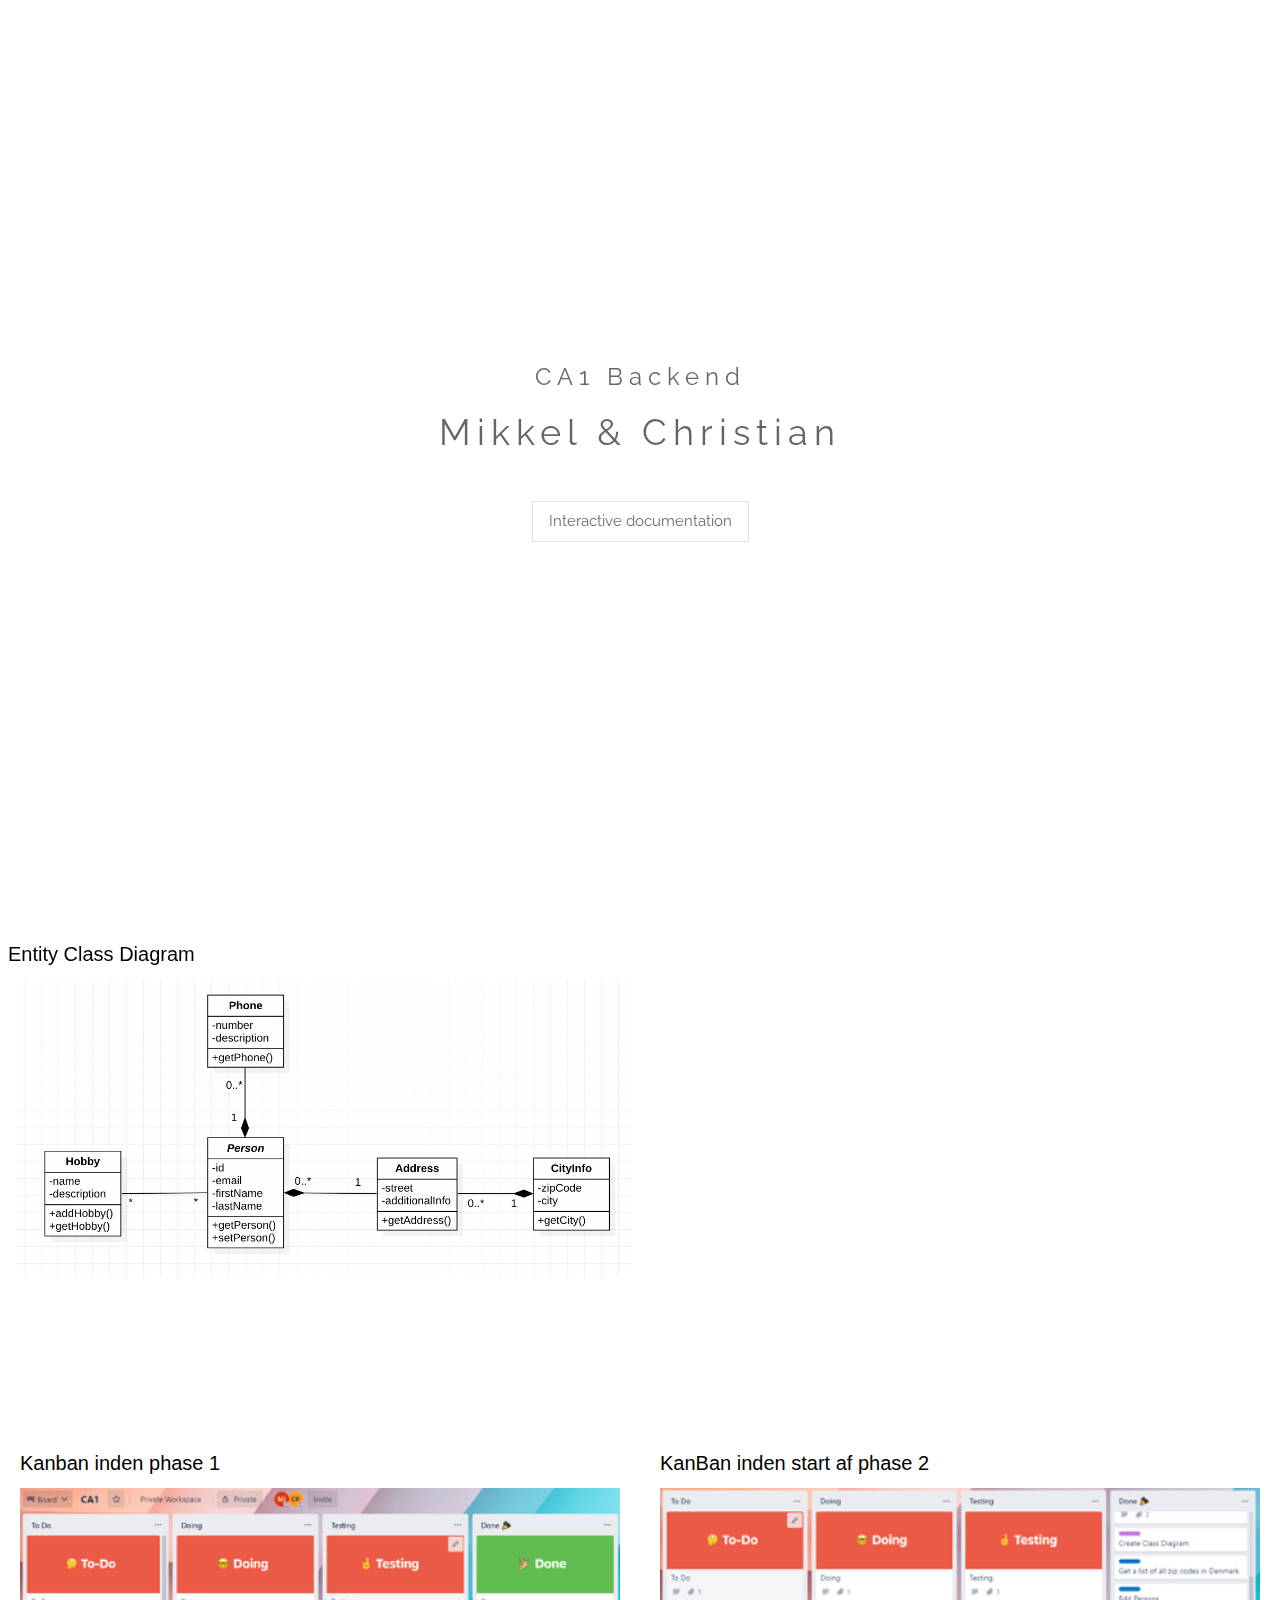
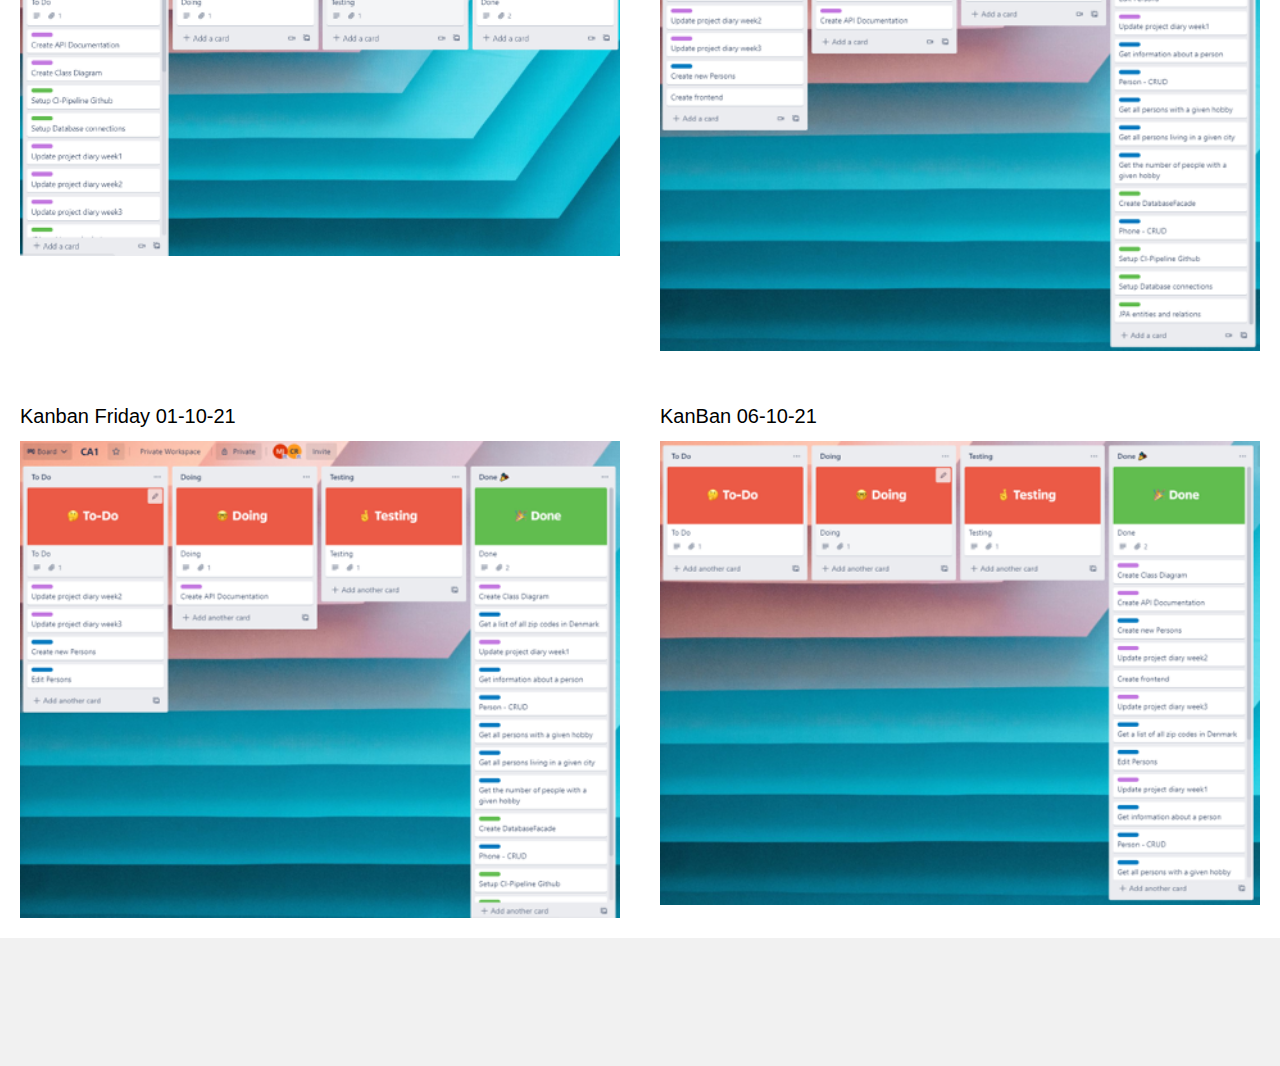
<file: src/main/webapp/index.html>
<!DOCTYPE html>
<html>
    <title>CA1 Backend</title>
    <meta charset="UTF-8">
    <meta name="viewport" content="width=device-width, initial-scale=1">
    <link rel="stylesheet" href="https://www.w3schools.com/w3css/4/w3.css">
    <link rel="stylesheet" href="https://fonts.googleapis.com/css?family=Raleway">
    <link rel="stylesheet" href="https://cdnjs.cloudflare.com/ajax/libs/font-awesome/4.7.0/css/font-awesome.min.css">
    <style>
    body,h1 {font-family: "Raleway", Arial, sans-serif}
    h1 {letter-spacing: 6px}
    .w3-row-padding img {margin-bottom: 12px}
    </style>
    <body>

        <!-- !PAGE CONTENT! -->
        <div class="w3-content" style="max-width:1500px">

            <!-- Header -->
            <header class="w3-panel w3-center w3-opacity" style="padding:37vh 16px">
                <h1 class="w3-xlarge">CA1 Backend</h1>
                <h1>Mikkel & Christian</h1>

                <div class="w3-padding-32">
                    <div class="w3-bar w3-border">
                        <a href="openapi" class="w3-bar-item w3-button">Interactive documentation</a>
                    </div>
                </div>
            </header>

       
            <div class="w3-row-padding w3-grayscale" style="margin-bottom:128px">
                <h4>Entity Class Diagram</h4>
                <div class="w3-half">

                    <img src="images/entity_class_diagram.png" style="width:100%"/>

                </div>

            </div>
           
            
                
            <div class="w3-column-padding" style="flex-direction:row; display: flex" >
                <div style="width: 50%; padding: 20px;">
                         <h4>Kanban inden phase 1</h4>
                        <img src="images/kanban1.png" style="width:100%"/>
                    </div>
                    <div style="width: 50%; padding: 20px;">
                        <h4>KanBan inden start af phase 2</h4>
                        <img src="images/kanban3.png" style="width:100%"/>
                    </div>
                    
            </div>
                
            <div class="w3-column-padding" style="flex-direction:row; display: flex">
                    <div style="width: 50%; padding: 20px;">
                        <h4>Kanban Friday 01-10-21</h4>       
                        <img src="images/kanban2.png" style="width:100%"/>
                    </div>
                    <div style="width: 50%; padding: 20px;">
                        <h4>KanBan 06-10-21</h4>
                        <img src="images/kanban4.png" style="width:100%"/>
                    </div>
                    
            </div>
           

            <!-- End Page Content -->
        </div>

        <!-- Footer -->
        <footer class="w3-container w3-padding-64 w3-light-grey w3-center w3-large"> 
  
        </footer>

    </body>
</html>
</file>
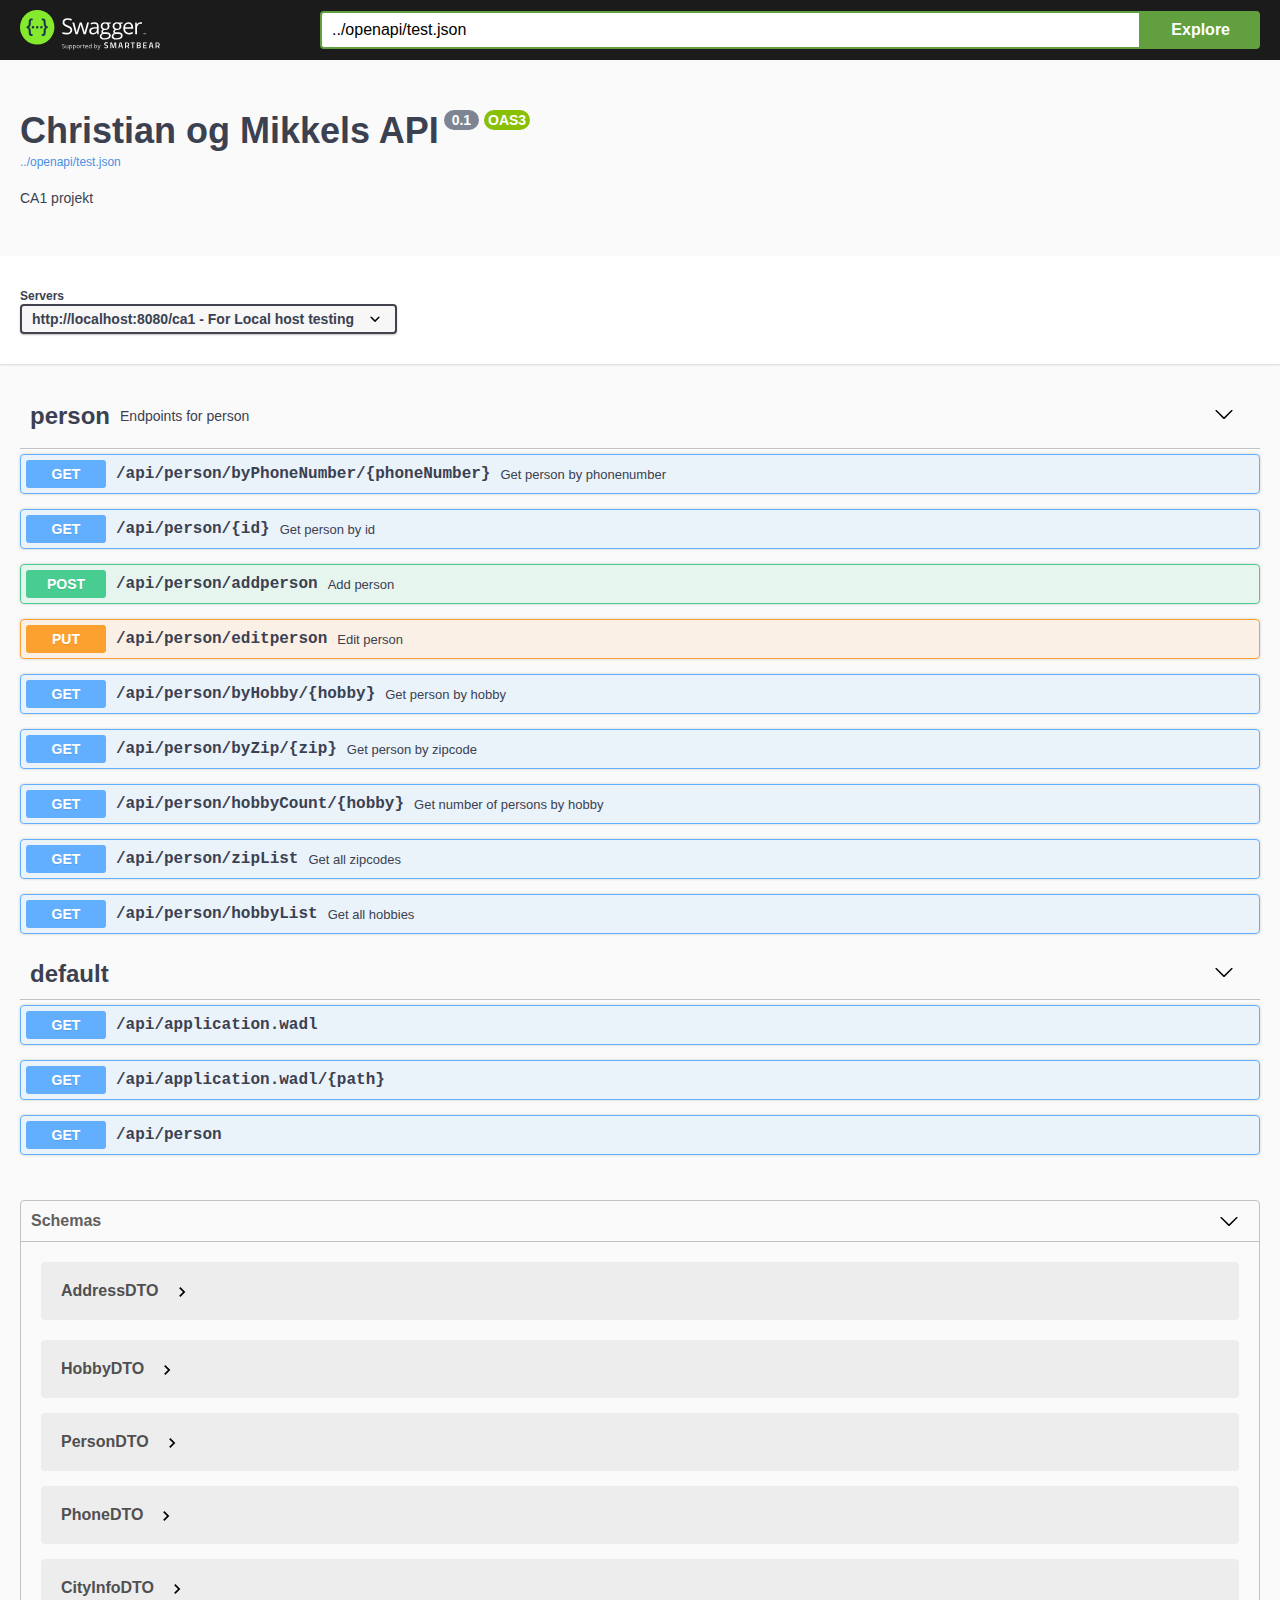
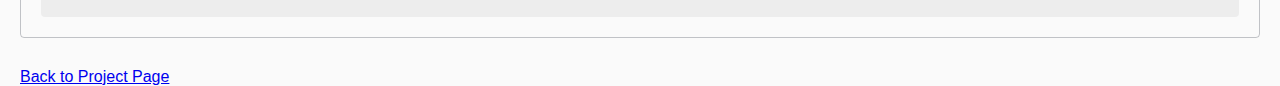
<file: src/main/webapp/openapi/index.html>
<!-- HTML for static distribution bundle build -->
<!DOCTYPE html>
<html lang="en">
  <head>
    <meta charset="UTF-8">
    <title>Swagger UI</title>
    <link rel="stylesheet" type="text/css" href="./swagger-ui.css" >
    <link rel="icon" type="image/png" href="./favicon-32x32.png" sizes="32x32" />
    <link rel="icon" type="image/png" href="./favicon-16x16.png" sizes="16x16" />
    <style>
      html
      {
        box-sizing: border-box;
        overflow: -moz-scrollbars-vertical;
        overflow-y: scroll;
      }

      *,
      *:before,
      *:after
      {
        box-sizing: inherit;
      }

      body
      {
        margin:0;
        background: #fafafa;
      }
    </style>
  </head>

  <body>
    <div id="swagger-ui"></div>
    <div class="swagger-ui" style="margin-left: 20px;" >
        <a href="../">Back to Project Page</a>
    </div>
    <script src="./swagger-ui-bundle.js"> </script>
    <script src="./swagger-ui-standalone-preset.js"> </script>
    <script>
    window.onload = function() {
      // Begin Swagger UI call region
      const ui = SwaggerUIBundle({
        url: "../openapi/test.json",
        dom_id: '#swagger-ui',
        deepLinking: true,
        presets: [
          SwaggerUIBundle.presets.apis,
          SwaggerUIStandalonePreset
        ],
        plugins: [
          SwaggerUIBundle.plugins.DownloadUrl
        ],
        layout: "StandaloneLayout"
      })
      // End Swagger UI call region

      window.ui = ui
    }
  </script>
  </body>
</html>
</file>
<file: src/main/webapp/openapi/swagger-ui.css>
.swagger-ui{
  /*! normalize.css v7.0.0 | MIT License | github.com/necolas/normalize.css */font-family:sans-serif;color:#3b4151}.swagger-ui html{line-height:1.15;-ms-text-size-adjust:100%;-webkit-text-size-adjust:100%}.swagger-ui body{margin:0}.swagger-ui article,.swagger-ui aside,.swagger-ui footer,.swagger-ui header,.swagger-ui nav,.swagger-ui section{display:block}.swagger-ui h1{font-size:2em;margin:.67em 0}.swagger-ui figcaption,.swagger-ui figure,.swagger-ui main{display:block}.swagger-ui figure{margin:1em 40px}.swagger-ui hr{box-sizing:content-box;height:0;overflow:visible}.swagger-ui pre{font-family:monospace,monospace;font-size:1em}.swagger-ui a{background-color:transparent;-webkit-text-decoration-skip:objects}.swagger-ui abbr[title]{border-bottom:none;text-decoration:underline;-webkit-text-decoration:underline dotted;text-decoration:underline dotted}.swagger-ui b,.swagger-ui strong{font-weight:inherit;font-weight:bolder}.swagger-ui code,.swagger-ui kbd,.swagger-ui samp{font-family:monospace,monospace;font-size:1em}.swagger-ui dfn{font-style:italic}.swagger-ui mark{background-color:#ff0;color:#000}.swagger-ui small{font-size:80%}.swagger-ui sub,.swagger-ui sup{font-size:75%;line-height:0;position:relative;vertical-align:baseline}.swagger-ui sub{bottom:-.25em}.swagger-ui sup{top:-.5em}.swagger-ui audio,.swagger-ui video{display:inline-block}.swagger-ui audio:not([controls]){display:none;height:0}.swagger-ui img{border-style:none}.swagger-ui svg:not(:root){overflow:hidden}.swagger-ui button,.swagger-ui input,.swagger-ui optgroup,.swagger-ui select,.swagger-ui textarea{font-family:sans-serif;font-size:100%;line-height:1.15;margin:0}.swagger-ui button,.swagger-ui input{overflow:visible}.swagger-ui button,.swagger-ui select{text-transform:none}.swagger-ui [type=reset],.swagger-ui [type=submit],.swagger-ui button,.swagger-ui html [type=button]{-webkit-appearance:button}.swagger-ui [type=button]::-moz-focus-inner,.swagger-ui [type=reset]::-moz-focus-inner,.swagger-ui [type=submit]::-moz-focus-inner,.swagger-ui button::-moz-focus-inner{border-style:none;padding:0}.swagger-ui [type=button]:-moz-focusring,.swagger-ui [type=reset]:-moz-focusring,.swagger-ui [type=submit]:-moz-focusring,.swagger-ui button:-moz-focusring{outline:1px dotted ButtonText}.swagger-ui fieldset{padding:.35em .75em .625em}.swagger-ui legend{box-sizing:border-box;color:inherit;display:table;max-width:100%;padding:0;white-space:normal}.swagger-ui progress{display:inline-block;vertical-align:baseline}.swagger-ui textarea{overflow:auto}.swagger-ui [type=checkbox],.swagger-ui [type=radio]{box-sizing:border-box;padding:0}.swagger-ui [type=number]::-webkit-inner-spin-button,.swagger-ui [type=number]::-webkit-outer-spin-button{height:auto}.swagger-ui [type=search]{-webkit-appearance:textfield;outline-offset:-2px}.swagger-ui [type=search]::-webkit-search-cancel-button,.swagger-ui [type=search]::-webkit-search-decoration{-webkit-appearance:none}.swagger-ui ::-webkit-file-upload-button{-webkit-appearance:button;font:inherit}.swagger-ui details,.swagger-ui menu{display:block}.swagger-ui summary{display:list-item}.swagger-ui canvas{display:inline-block}.swagger-ui template{display:none}.swagger-ui [hidden]{display:none}.swagger-ui .debug *{outline:1px solid gold}.swagger-ui .debug-white *{outline:1px solid #fff}.swagger-ui .debug-black *{outline:1px solid #000}.swagger-ui .debug-grid{background:transparent url([data-uri]) repeat 0 0}.swagger-ui .debug-grid-16{background:transparent url([data-uri]) repeat 0 0}.swagger-ui .debug-grid-8-solid{background:#fff url([data-uri]) repeat 0 0}.swagger-ui .debug-grid-16-solid{background:#fff url([data-uri]) repeat 0 0}.swagger-ui .border-box,.swagger-ui a,.swagger-ui article,.swagger-ui body,.swagger-ui code,.swagger-ui dd,.swagger-ui div,.swagger-ui dl,.swagger-ui dt,.swagger-ui fieldset,.swagger-ui footer,.swagger-ui form,.swagger-ui h1,.swagger-ui h2,.swagger-ui h3,.swagger-ui h4,.swagger-ui h5,.swagger-ui h6,.swagger-ui header,.swagger-ui html,.swagger-ui input[type=email],.swagger-ui input[type=number],.swagger-ui input[type=password],.swagger-ui input[type=tel],.swagger-ui input[type=text],.swagger-ui input[type=url],.swagger-ui legend,.swagger-ui li,.swagger-ui main,.swagger-ui ol,.swagger-ui p,.swagger-ui pre,.swagger-ui section,.swagger-ui table,.swagger-ui td,.swagger-ui textarea,.swagger-ui th,.swagger-ui tr,.swagger-ui ul{box-sizing:border-box}.swagger-ui .aspect-ratio{height:0;position:relative}.swagger-ui .aspect-ratio--16x9{padding-bottom:56.25%}.swagger-ui .aspect-ratio--9x16{padding-bottom:177.77%}.swagger-ui .aspect-ratio--4x3{padding-bottom:75%}.swagger-ui .aspect-ratio--3x4{padding-bottom:133.33%}.swagger-ui .aspect-ratio--6x4{padding-bottom:66.6%}.swagger-ui .aspect-ratio--4x6{padding-bottom:150%}.swagger-ui .aspect-ratio--8x5{padding-bottom:62.5%}.swagger-ui .aspect-ratio--5x8{padding-bottom:160%}.swagger-ui .aspect-ratio--7x5{padding-bottom:71.42%}.swagger-ui .aspect-ratio--5x7{padding-bottom:140%}.swagger-ui .aspect-ratio--1x1{padding-bottom:100%}.swagger-ui .aspect-ratio--object{position:absolute;top:0;right:0;bottom:0;left:0;width:100%;height:100%;z-index:100}@media screen and (min-width:30em){.swagger-ui .aspect-ratio-ns{height:0;position:relative}.swagger-ui .aspect-ratio--16x9-ns{padding-bottom:56.25%}.swagger-ui .aspect-ratio--9x16-ns{padding-bottom:177.77%}.swagger-ui .aspect-ratio--4x3-ns{padding-bottom:75%}.swagger-ui .aspect-ratio--3x4-ns{padding-bottom:133.33%}.swagger-ui .aspect-ratio--6x4-ns{padding-bottom:66.6%}.swagger-ui .aspect-ratio--4x6-ns{padding-bottom:150%}.swagger-ui .aspect-ratio--8x5-ns{padding-bottom:62.5%}.swagger-ui .aspect-ratio--5x8-ns{padding-bottom:160%}.swagger-ui .aspect-ratio--7x5-ns{padding-bottom:71.42%}.swagger-ui .aspect-ratio--5x7-ns{padding-bottom:140%}.swagger-ui .aspect-ratio--1x1-ns{padding-bottom:100%}.swagger-ui .aspect-ratio--object-ns{position:absolute;top:0;right:0;bottom:0;left:0;width:100%;height:100%;z-index:100}}@media screen and (min-width:30em) and (max-width:60em){.swagger-ui .aspect-ratio-m{height:0;position:relative}.swagger-ui .aspect-ratio--16x9-m{padding-bottom:56.25%}.swagger-ui .aspect-ratio--9x16-m{padding-bottom:177.77%}.swagger-ui .aspect-ratio--4x3-m{padding-bottom:75%}.swagger-ui .aspect-ratio--3x4-m{padding-bottom:133.33%}.swagger-ui .aspect-ratio--6x4-m{padding-bottom:66.6%}.swagger-ui .aspect-ratio--4x6-m{padding-bottom:150%}.swagger-ui .aspect-ratio--8x5-m{padding-bottom:62.5%}.swagger-ui .aspect-ratio--5x8-m{padding-bottom:160%}.swagger-ui .aspect-ratio--7x5-m{padding-bottom:71.42%}.swagger-ui .aspect-ratio--5x7-m{padding-bottom:140%}.swagger-ui .aspect-ratio--1x1-m{padding-bottom:100%}.swagger-ui .aspect-ratio--object-m{position:absolute;top:0;right:0;bottom:0;left:0;width:100%;height:100%;z-index:100}}@media screen and (min-width:60em){.swagger-ui .aspect-ratio-l{height:0;position:relative}.swagger-ui .aspect-ratio--16x9-l{padding-bottom:56.25%}.swagger-ui .aspect-ratio--9x16-l{padding-bottom:177.77%}.swagger-ui .aspect-ratio--4x3-l{padding-bottom:75%}.swagger-ui .aspect-ratio--3x4-l{padding-bottom:133.33%}.swagger-ui .aspect-ratio--6x4-l{padding-bottom:66.6%}.swagger-ui .aspect-ratio--4x6-l{padding-bottom:150%}.swagger-ui .aspect-ratio--8x5-l{padding-bottom:62.5%}.swagger-ui .aspect-ratio--5x8-l{padding-bottom:160%}.swagger-ui .aspect-ratio--7x5-l{padding-bottom:71.42%}.swagger-ui .aspect-ratio--5x7-l{padding-bottom:140%}.swagger-ui .aspect-ratio--1x1-l{padding-bottom:100%}.swagger-ui .aspect-ratio--object-l{position:absolute;top:0;right:0;bottom:0;left:0;width:100%;height:100%;z-index:100}}.swagger-ui img{max-width:100%}.swagger-ui .cover{background-size:cover!important}.swagger-ui .contain{background-size:contain!important}@media screen and (min-width:30em){.swagger-ui .cover-ns{background-size:cover!important}.swagger-ui .contain-ns{background-size:contain!important}}@media screen and (min-width:30em) and (max-width:60em){.swagger-ui .cover-m{background-size:cover!important}.swagger-ui .contain-m{background-size:contain!important}}@media screen and (min-width:60em){.swagger-ui .cover-l{background-size:cover!important}.swagger-ui .contain-l{background-size:contain!important}}.swagger-ui .bg-center{background-repeat:no-repeat;background-position:50%}.swagger-ui .bg-top{background-repeat:no-repeat;background-position:top}.swagger-ui .bg-right{background-repeat:no-repeat;background-position:100%}.swagger-ui .bg-bottom{background-repeat:no-repeat;background-position:bottom}.swagger-ui .bg-left{background-repeat:no-repeat;background-position:0}@media screen and (min-width:30em){.swagger-ui .bg-center-ns{background-repeat:no-repeat;background-position:50%}.swagger-ui .bg-top-ns{background-repeat:no-repeat;background-position:top}.swagger-ui .bg-right-ns{background-repeat:no-repeat;background-position:100%}.swagger-ui .bg-bottom-ns{background-repeat:no-repeat;background-position:bottom}.swagger-ui .bg-left-ns{background-repeat:no-repeat;background-position:0}}@media screen and (min-width:30em) and (max-width:60em){.swagger-ui .bg-center-m{background-repeat:no-repeat;background-position:50%}.swagger-ui .bg-top-m{background-repeat:no-repeat;background-position:top}.swagger-ui .bg-right-m{background-repeat:no-repeat;background-position:100%}.swagger-ui .bg-bottom-m{background-repeat:no-repeat;background-position:bottom}.swagger-ui .bg-left-m{background-repeat:no-repeat;background-position:0}}@media screen and (min-width:60em){.swagger-ui .bg-center-l{background-repeat:no-repeat;background-position:50%}.swagger-ui .bg-top-l{background-repeat:no-repeat;background-position:top}.swagger-ui .bg-right-l{background-repeat:no-repeat;background-position:100%}.swagger-ui .bg-bottom-l{background-repeat:no-repeat;background-position:bottom}.swagger-ui .bg-left-l{background-repeat:no-repeat;background-position:0}}.swagger-ui .outline{outline:1px solid}.swagger-ui .outline-transparent{outline:1px solid transparent}.swagger-ui .outline-0{outline:0}@media screen and (min-width:30em){.swagger-ui .outline-ns{outline:1px solid}.swagger-ui .outline-transparent-ns{outline:1px solid transparent}.swagger-ui .outline-0-ns{outline:0}}@media screen and (min-width:30em) and (max-width:60em){.swagger-ui .outline-m{outline:1px solid}.swagger-ui .outline-transparent-m{outline:1px solid transparent}.swagger-ui .outline-0-m{outline:0}}@media screen and (min-width:60em){.swagger-ui .outline-l{outline:1px solid}.swagger-ui .outline-transparent-l{outline:1px solid transparent}.swagger-ui .outline-0-l{outline:0}}.swagger-ui .ba{border-style:solid;border-width:1px}.swagger-ui .bt{border-top-style:solid;border-top-width:1px}.swagger-ui .br{border-right-style:solid;border-right-width:1px}.swagger-ui .bb{border-bottom-style:solid;border-bottom-width:1px}.swagger-ui .bl{border-left-style:solid;border-left-width:1px}.swagger-ui .bn{border-style:none;border-width:0}@media screen and (min-width:30em){.swagger-ui .ba-ns{border-style:solid;border-width:1px}.swagger-ui .bt-ns{border-top-style:solid;border-top-width:1px}.swagger-ui .br-ns{border-right-style:solid;border-right-width:1px}.swagger-ui .bb-ns{border-bottom-style:solid;border-bottom-width:1px}.swagger-ui .bl-ns{border-left-style:solid;border-left-width:1px}.swagger-ui .bn-ns{border-style:none;border-width:0}}@media screen and (min-width:30em) and (max-width:60em){.swagger-ui .ba-m{border-style:solid;border-width:1px}.swagger-ui .bt-m{border-top-style:solid;border-top-width:1px}.swagger-ui .br-m{border-right-style:solid;border-right-width:1px}.swagger-ui .bb-m{border-bottom-style:solid;border-bottom-width:1px}.swagger-ui .bl-m{border-left-style:solid;border-left-width:1px}.swagger-ui .bn-m{border-style:none;border-width:0}}@media screen and (min-width:60em){.swagger-ui .ba-l{border-style:solid;border-width:1px}.swagger-ui .bt-l{border-top-style:solid;border-top-width:1px}.swagger-ui .br-l{border-right-style:solid;border-right-width:1px}.swagger-ui .bb-l{border-bottom-style:solid;border-bottom-width:1px}.swagger-ui .bl-l{border-left-style:solid;border-left-width:1px}.swagger-ui .bn-l{border-style:none;border-width:0}}.swagger-ui .b--black{border-color:#000}.swagger-ui .b--near-black{border-color:#111}.swagger-ui .b--dark-gray{border-color:#333}.swagger-ui .b--mid-gray{border-color:#555}.swagger-ui .b--gray{border-color:#777}.swagger-ui .b--silver{border-color:#999}.swagger-ui .b--light-silver{border-color:#aaa}.swagger-ui .b--moon-gray{border-color:#ccc}.swagger-ui .b--light-gray{border-color:#eee}.swagger-ui .b--near-white{border-color:#f4f4f4}.swagger-ui .b--white{border-color:#fff}.swagger-ui .b--white-90{border-color:hsla(0,0%,100%,.9)}.swagger-ui .b--white-80{border-color:hsla(0,0%,100%,.8)}.swagger-ui .b--white-70{border-color:hsla(0,0%,100%,.7)}.swagger-ui .b--white-60{border-color:hsla(0,0%,100%,.6)}.swagger-ui .b--white-50{border-color:hsla(0,0%,100%,.5)}.swagger-ui .b--white-40{border-color:hsla(0,0%,100%,.4)}.swagger-ui .b--white-30{border-color:hsla(0,0%,100%,.3)}.swagger-ui .b--white-20{border-color:hsla(0,0%,100%,.2)}.swagger-ui .b--white-10{border-color:hsla(0,0%,100%,.1)}.swagger-ui .b--white-05{border-color:hsla(0,0%,100%,.05)}.swagger-ui .b--white-025{border-color:hsla(0,0%,100%,.025)}.swagger-ui .b--white-0125{border-color:hsla(0,0%,100%,.0125)}.swagger-ui .b--black-90{border-color:rgba(0,0,0,.9)}.swagger-ui .b--black-80{border-color:rgba(0,0,0,.8)}.swagger-ui .b--black-70{border-color:rgba(0,0,0,.7)}.swagger-ui .b--black-60{border-color:rgba(0,0,0,.6)}.swagger-ui .b--black-50{border-color:rgba(0,0,0,.5)}.swagger-ui .b--black-40{border-color:rgba(0,0,0,.4)}.swagger-ui .b--black-30{border-color:rgba(0,0,0,.3)}.swagger-ui .b--black-20{border-color:rgba(0,0,0,.2)}.swagger-ui .b--black-10{border-color:rgba(0,0,0,.1)}.swagger-ui .b--black-05{border-color:rgba(0,0,0,.05)}.swagger-ui .b--black-025{border-color:rgba(0,0,0,.025)}.swagger-ui .b--black-0125{border-color:rgba(0,0,0,.0125)}.swagger-ui .b--dark-red{border-color:#e7040f}.swagger-ui .b--red{border-color:#ff4136}.swagger-ui .b--light-red{border-color:#ff725c}.swagger-ui .b--orange{border-color:#ff6300}.swagger-ui .b--gold{border-color:#ffb700}.swagger-ui .b--yellow{border-color:gold}.swagger-ui .b--light-yellow{border-color:#fbf1a9}.swagger-ui .b--purple{border-color:#5e2ca5}.swagger-ui .b--light-purple{border-color:#a463f2}.swagger-ui .b--dark-pink{border-color:#d5008f}.swagger-ui .b--hot-pink{border-color:#ff41b4}.swagger-ui .b--pink{border-color:#ff80cc}.swagger-ui .b--light-pink{border-color:#ffa3d7}.swagger-ui .b--dark-green{border-color:#137752}.swagger-ui .b--green{border-color:#19a974}.swagger-ui .b--light-green{border-color:#9eebcf}.swagger-ui .b--navy{border-color:#001b44}.swagger-ui .b--dark-blue{border-color:#00449e}.swagger-ui .b--blue{border-color:#357edd}.swagger-ui .b--light-blue{border-color:#96ccff}.swagger-ui .b--lightest-blue{border-color:#cdecff}.swagger-ui .b--washed-blue{border-color:#f6fffe}.swagger-ui .b--washed-green{border-color:#e8fdf5}.swagger-ui .b--washed-yellow{border-color:#fffceb}.swagger-ui .b--washed-red{border-color:#ffdfdf}.swagger-ui .b--transparent{border-color:transparent}.swagger-ui .b--inherit{border-color:inherit}.swagger-ui .br0{border-radius:0}.swagger-ui .br1{border-radius:.125rem}.swagger-ui .br2{border-radius:.25rem}.swagger-ui .br3{border-radius:.5rem}.swagger-ui .br4{border-radius:1rem}.swagger-ui .br-100{border-radius:100%}.swagger-ui .br-pill{border-radius:9999px}.swagger-ui .br--bottom{border-top-left-radius:0;border-top-right-radius:0}.swagger-ui .br--top{border-bottom-left-radius:0;border-bottom-right-radius:0}.swagger-ui .br--right{border-top-left-radius:0;border-bottom-left-radius:0}.swagger-ui .br--left{border-top-right-radius:0;border-bottom-right-radius:0}@media screen and (min-width:30em){.swagger-ui .br0-ns{border-radius:0}.swagger-ui .br1-ns{border-radius:.125rem}.swagger-ui .br2-ns{border-radius:.25rem}.swagger-ui .br3-ns{border-radius:.5rem}.swagger-ui .br4-ns{border-radius:1rem}.swagger-ui .br-100-ns{border-radius:100%}.swagger-ui .br-pill-ns{border-radius:9999px}.swagger-ui .br--bottom-ns{border-top-left-radius:0;border-top-right-radius:0}.swagger-ui .br--top-ns{border-bottom-left-radius:0;border-bottom-right-radius:0}.swagger-ui .br--right-ns{border-top-left-radius:0;border-bottom-left-radius:0}.swagger-ui .br--left-ns{border-top-right-radius:0;border-bottom-right-radius:0}}@media screen and (min-width:30em) and (max-width:60em){.swagger-ui .br0-m{border-radius:0}.swagger-ui .br1-m{border-radius:.125rem}.swagger-ui .br2-m{border-radius:.25rem}.swagger-ui .br3-m{border-radius:.5rem}.swagger-ui .br4-m{border-radius:1rem}.swagger-ui .br-100-m{border-radius:100%}.swagger-ui .br-pill-m{border-radius:9999px}.swagger-ui .br--bottom-m{border-top-left-radius:0;border-top-right-radius:0}.swagger-ui .br--top-m{border-bottom-left-radius:0;border-bottom-right-radius:0}.swagger-ui .br--right-m{border-top-left-radius:0;border-bottom-left-radius:0}.swagger-ui .br--left-m{border-top-right-radius:0;border-bottom-right-radius:0}}@media screen and (min-width:60em){.swagger-ui .br0-l{border-radius:0}.swagger-ui .br1-l{border-radius:.125rem}.swagger-ui .br2-l{border-radius:.25rem}.swagger-ui .br3-l{border-radius:.5rem}.swagger-ui .br4-l{border-radius:1rem}.swagger-ui .br-100-l{border-radius:100%}.swagger-ui .br-pill-l{border-radius:9999px}.swagger-ui .br--bottom-l{border-top-left-radius:0;border-top-right-radius:0}.swagger-ui .br--top-l{border-bottom-left-radius:0;border-bottom-right-radius:0}.swagger-ui .br--right-l{border-top-left-radius:0;border-bottom-left-radius:0}.swagger-ui .br--left-l{border-top-right-radius:0;border-bottom-right-radius:0}}.swagger-ui .b--dotted{border-style:dotted}.swagger-ui .b--dashed{border-style:dashed}.swagger-ui .b--solid{border-style:solid}.swagger-ui .b--none{border-style:none}@media screen and (min-width:30em){.swagger-ui .b--dotted-ns{border-style:dotted}.swagger-ui .b--dashed-ns{border-style:dashed}.swagger-ui .b--solid-ns{border-style:solid}.swagger-ui .b--none-ns{border-style:none}}@media screen and (min-width:30em) and (max-width:60em){.swagger-ui .b--dotted-m{border-style:dotted}.swagger-ui .b--dashed-m{border-style:dashed}.swagger-ui .b--solid-m{border-style:solid}.swagger-ui .b--none-m{border-style:none}}@media screen and (min-width:60em){.swagger-ui .b--dotted-l{border-style:dotted}.swagger-ui .b--dashed-l{border-style:dashed}.swagger-ui .b--solid-l{border-style:solid}.swagger-ui .b--none-l{border-style:none}}.swagger-ui .bw0{border-width:0}.swagger-ui .bw1{border-width:.125rem}.swagger-ui .bw2{border-width:.25rem}.swagger-ui .bw3{border-width:.5rem}.swagger-ui .bw4{border-width:1rem}.swagger-ui .bw5{border-width:2rem}.swagger-ui .bt-0{border-top-width:0}.swagger-ui .br-0{border-right-width:0}.swagger-ui .bb-0{border-bottom-width:0}.swagger-ui .bl-0{border-left-width:0}@media screen and (min-width:30em){.swagger-ui .bw0-ns{border-width:0}.swagger-ui .bw1-ns{border-width:.125rem}.swagger-ui .bw2-ns{border-width:.25rem}.swagger-ui .bw3-ns{border-width:.5rem}.swagger-ui .bw4-ns{border-width:1rem}.swagger-ui .bw5-ns{border-width:2rem}.swagger-ui .bt-0-ns{border-top-width:0}.swagger-ui .br-0-ns{border-right-width:0}.swagger-ui .bb-0-ns{border-bottom-width:0}.swagger-ui .bl-0-ns{border-left-width:0}}@media screen and (min-width:30em) and (max-width:60em){.swagger-ui .bw0-m{border-width:0}.swagger-ui .bw1-m{border-width:.125rem}.swagger-ui .bw2-m{border-width:.25rem}.swagger-ui .bw3-m{border-width:.5rem}.swagger-ui .bw4-m{border-width:1rem}.swagger-ui .bw5-m{border-width:2rem}.swagger-ui .bt-0-m{border-top-width:0}.swagger-ui .br-0-m{border-right-width:0}.swagger-ui .bb-0-m{border-bottom-width:0}.swagger-ui .bl-0-m{border-left-width:0}}@media screen and (min-width:60em){.swagger-ui .bw0-l{border-width:0}.swagger-ui .bw1-l{border-width:.125rem}.swagger-ui .bw2-l{border-width:.25rem}.swagger-ui .bw3-l{border-width:.5rem}.swagger-ui .bw4-l{border-width:1rem}.swagger-ui .bw5-l{border-width:2rem}.swagger-ui .bt-0-l{border-top-width:0}.swagger-ui .br-0-l{border-right-width:0}.swagger-ui .bb-0-l{border-bottom-width:0}.swagger-ui .bl-0-l{border-left-width:0}}.swagger-ui .shadow-1{box-shadow:0 0 4px 2px rgba(0,0,0,.2)}.swagger-ui .shadow-2{box-shadow:0 0 8px 2px rgba(0,0,0,.2)}.swagger-ui .shadow-3{box-shadow:2px 2px 4px 2px rgba(0,0,0,.2)}.swagger-ui .shadow-4{box-shadow:2px 2px 8px 0 rgba(0,0,0,.2)}.swagger-ui .shadow-5{box-shadow:4px 4px 8px 0 rgba(0,0,0,.2)}@media screen and (min-width:30em){.swagger-ui .shadow-1-ns{box-shadow:0 0 4px 2px rgba(0,0,0,.2)}.swagger-ui .shadow-2-ns{box-shadow:0 0 8px 2px rgba(0,0,0,.2)}.swagger-ui .shadow-3-ns{box-shadow:2px 2px 4px 2px rgba(0,0,0,.2)}.swagger-ui .shadow-4-ns{box-shadow:2px 2px 8px 0 rgba(0,0,0,.2)}.swagger-ui .shadow-5-ns{box-shadow:4px 4px 8px 0 rgba(0,0,0,.2)}}@media screen and (min-width:30em) and (max-width:60em){.swagger-ui .shadow-1-m{box-shadow:0 0 4px 2px rgba(0,0,0,.2)}.swagger-ui .shadow-2-m{box-shadow:0 0 8px 2px rgba(0,0,0,.2)}.swagger-ui .shadow-3-m{box-shadow:2px 2px 4px 2px rgba(0,0,0,.2)}.swagger-ui .shadow-4-m{box-shadow:2px 2px 8px 0 rgba(0,0,0,.2)}.swagger-ui .shadow-5-m{box-shadow:4px 4px 8px 0 rgba(0,0,0,.2)}}@media screen and (min-width:60em){.swagger-ui .shadow-1-l{box-shadow:0 0 4px 2px rgba(0,0,0,.2)}.swagger-ui .shadow-2-l{box-shadow:0 0 8px 2px rgba(0,0,0,.2)}.swagger-ui .shadow-3-l{box-shadow:2px 2px 4px 2px rgba(0,0,0,.2)}.swagger-ui .shadow-4-l{box-shadow:2px 2px 8px 0 rgba(0,0,0,.2)}.swagger-ui .shadow-5-l{box-shadow:4px 4px 8px 0 rgba(0,0,0,.2)}}.swagger-ui .pre{overflow-x:auto;overflow-y:hidden;overflow:scroll}.swagger-ui .top-0{top:0}.swagger-ui .right-0{right:0}.swagger-ui .bottom-0{bottom:0}.swagger-ui .left-0{left:0}.swagger-ui .top-1{top:1rem}.swagger-ui .right-1{right:1rem}.swagger-ui .bottom-1{bottom:1rem}.swagger-ui .left-1{left:1rem}.swagger-ui .top-2{top:2rem}.swagger-ui .right-2{right:2rem}.swagger-ui .bottom-2{bottom:2rem}.swagger-ui .left-2{left:2rem}.swagger-ui .top--1{top:-1rem}.swagger-ui .right--1{right:-1rem}.swagger-ui .bottom--1{bottom:-1rem}.swagger-ui .left--1{left:-1rem}.swagger-ui .top--2{top:-2rem}.swagger-ui .right--2{right:-2rem}.swagger-ui .bottom--2{bottom:-2rem}.swagger-ui .left--2{left:-2rem}.swagger-ui .absolute--fill{top:0;right:0;bottom:0;left:0}@media screen and (min-width:30em){.swagger-ui .top-0-ns{top:0}.swagger-ui .left-0-ns{left:0}.swagger-ui .right-0-ns{right:0}.swagger-ui .bottom-0-ns{bottom:0}.swagger-ui .top-1-ns{top:1rem}.swagger-ui .left-1-ns{left:1rem}.swagger-ui .right-1-ns{right:1rem}.swagger-ui .bottom-1-ns{bottom:1rem}.swagger-ui .top-2-ns{top:2rem}.swagger-ui .left-2-ns{left:2rem}.swagger-ui .right-2-ns{right:2rem}.swagger-ui .bottom-2-ns{bottom:2rem}.swagger-ui .top--1-ns{top:-1rem}.swagger-ui .right--1-ns{right:-1rem}.swagger-ui .bottom--1-ns{bottom:-1rem}.swagger-ui .left--1-ns{left:-1rem}.swagger-ui .top--2-ns{top:-2rem}.swagger-ui .right--2-ns{right:-2rem}.swagger-ui .bottom--2-ns{bottom:-2rem}.swagger-ui .left--2-ns{left:-2rem}.swagger-ui .absolute--fill-ns{top:0;right:0;bottom:0;left:0}}@media screen and (min-width:30em) and (max-width:60em){.swagger-ui .top-0-m{top:0}.swagger-ui .left-0-m{left:0}.swagger-ui .right-0-m{right:0}.swagger-ui .bottom-0-m{bottom:0}.swagger-ui .top-1-m{top:1rem}.swagger-ui .left-1-m{left:1rem}.swagger-ui .right-1-m{right:1rem}.swagger-ui .bottom-1-m{bottom:1rem}.swagger-ui .top-2-m{top:2rem}.swagger-ui .left-2-m{left:2rem}.swagger-ui .right-2-m{right:2rem}.swagger-ui .bottom-2-m{bottom:2rem}.swagger-ui .top--1-m{top:-1rem}.swagger-ui .right--1-m{right:-1rem}.swagger-ui .bottom--1-m{bottom:-1rem}.swagger-ui .left--1-m{left:-1rem}.swagger-ui .top--2-m{top:-2rem}.swagger-ui .right--2-m{right:-2rem}.swagger-ui .bottom--2-m{bottom:-2rem}.swagger-ui .left--2-m{left:-2rem}.swagger-ui .absolute--fill-m{top:0;right:0;bottom:0;left:0}}@media screen and (min-width:60em){.swagger-ui .top-0-l{top:0}.swagger-ui .left-0-l{left:0}.swagger-ui .right-0-l{right:0}.swagger-ui .bottom-0-l{bottom:0}.swagger-ui .top-1-l{top:1rem}.swagger-ui .left-1-l{left:1rem}.swagger-ui .right-1-l{right:1rem}.swagger-ui .bottom-1-l{bottom:1rem}.swagger-ui .top-2-l{top:2rem}.swagger-ui .left-2-l{left:2rem}.swagger-ui .right-2-l{right:2rem}.swagger-ui .bottom-2-l{bottom:2rem}.swagger-ui .top--1-l{top:-1rem}.swagger-ui .right--1-l{right:-1rem}.swagger-ui .bottom--1-l{bottom:-1rem}.swagger-ui .left--1-l{left:-1rem}.swagger-ui .top--2-l{top:-2rem}.swagger-ui .right--2-l{right:-2rem}.swagger-ui .bottom--2-l{bottom:-2rem}.swagger-ui .left--2-l{left:-2rem}.swagger-ui .absolute--fill-l{top:0;right:0;bottom:0;left:0}}.swagger-ui .cf:after,.swagger-ui .cf:before{content:" ";display:table}.swagger-ui .cf:after{clear:both}.swagger-ui .cf{*zoom:1}.swagger-ui .cl{clear:left}.swagger-ui .cr{clear:right}.swagger-ui .cb{clear:both}.swagger-ui .cn{clear:none}@media screen and (min-width:30em){.swagger-ui .cl-ns{clear:left}.swagger-ui .cr-ns{clear:right}.swagger-ui .cb-ns{clear:both}.swagger-ui .cn-ns{clear:none}}@media screen and (min-width:30em) and (max-width:60em){.swagger-ui .cl-m{clear:left}.swagger-ui .cr-m{clear:right}.swagger-ui .cb-m{clear:both}.swagger-ui .cn-m{clear:none}}@media screen and (min-width:60em){.swagger-ui .cl-l{clear:left}.swagger-ui .cr-l{clear:right}.swagger-ui .cb-l{clear:both}.swagger-ui .cn-l{clear:none}}.swagger-ui .flex{display:flex}.swagger-ui .inline-flex{display:inline-flex}.swagger-ui .flex-auto{flex:1 1 auto;min-width:0;min-height:0}.swagger-ui .flex-none{flex:none}.swagger-ui .flex-column{flex-direction:column}.swagger-ui .flex-row{flex-direction:row}.swagger-ui .flex-wrap{flex-wrap:wrap}.swagger-ui .flex-nowrap{flex-wrap:nowrap}.swagger-ui .flex-wrap-reverse{flex-wrap:wrap-reverse}.swagger-ui .flex-column-reverse{flex-direction:column-reverse}.swagger-ui .flex-row-reverse{flex-direction:row-reverse}.swagger-ui .items-start{align-items:flex-start}.swagger-ui .items-end{align-items:flex-end}.swagger-ui .items-center{align-items:center}.swagger-ui .items-baseline{align-items:baseline}.swagger-ui .items-stretch{align-items:stretch}.swagger-ui .self-start{align-self:flex-start}.swagger-ui .self-end{align-self:flex-end}.swagger-ui .self-center{align-self:center}.swagger-ui .self-baseline{align-self:baseline}.swagger-ui .self-stretch{align-self:stretch}.swagger-ui .justify-start{justify-content:flex-start}.swagger-ui .justify-end{justify-content:flex-end}.swagger-ui .justify-center{justify-content:center}.swagger-ui .justify-between{justify-content:space-between}.swagger-ui .justify-around{justify-content:space-around}.swagger-ui .content-start{align-content:flex-start}.swagger-ui .content-end{align-content:flex-end}.swagger-ui .content-center{align-content:center}.swagger-ui .content-between{align-content:space-between}.swagger-ui .content-around{align-content:space-around}.swagger-ui .content-stretch{align-content:stretch}.swagger-ui .order-0{order:0}.swagger-ui .order-1{order:1}.swagger-ui .order-2{order:2}.swagger-ui .order-3{order:3}.swagger-ui .order-4{order:4}.swagger-ui .order-5{order:5}.swagger-ui .order-6{order:6}.swagger-ui .order-7{order:7}.swagger-ui .order-8{order:8}.swagger-ui .order-last{order:99999}.swagger-ui .flex-grow-0{flex-grow:0}.swagger-ui .flex-grow-1{flex-grow:1}.swagger-ui .flex-shrink-0{flex-shrink:0}.swagger-ui .flex-shrink-1{flex-shrink:1}@media screen and (min-width:30em){.swagger-ui .flex-ns{display:flex}.swagger-ui .inline-flex-ns{display:inline-flex}.swagger-ui .flex-auto-ns{flex:1 1 auto;min-width:0;min-height:0}.swagger-ui .flex-none-ns{flex:none}.swagger-ui .flex-column-ns{flex-direction:column}.swagger-ui .flex-row-ns{flex-direction:row}.swagger-ui .flex-wrap-ns{flex-wrap:wrap}.swagger-ui .flex-nowrap-ns{flex-wrap:nowrap}.swagger-ui .flex-wrap-reverse-ns{flex-wrap:wrap-reverse}.swagger-ui .flex-column-reverse-ns{flex-direction:column-reverse}.swagger-ui .flex-row-reverse-ns{flex-direction:row-reverse}.swagger-ui .items-start-ns{align-items:flex-start}.swagger-ui .items-end-ns{align-items:flex-end}.swagger-ui .items-center-ns{align-items:center}.swagger-ui .items-baseline-ns{align-items:baseline}.swagger-ui .items-stretch-ns{align-items:stretch}.swagger-ui .self-start-ns{align-self:flex-start}.swagger-ui .self-end-ns{align-self:flex-end}.swagger-ui .self-center-ns{align-self:center}.swagger-ui .self-baseline-ns{align-self:baseline}.swagger-ui .self-stretch-ns{align-self:stretch}.swagger-ui .justify-start-ns{justify-content:flex-start}.swagger-ui .justify-end-ns{justify-content:flex-end}.swagger-ui .justify-center-ns{justify-content:center}.swagger-ui .justify-between-ns{justify-content:space-between}.swagger-ui .justify-around-ns{justify-content:space-around}.swagger-ui .content-start-ns{align-content:flex-start}.swagger-ui .content-end-ns{align-content:flex-end}.swagger-ui .content-center-ns{align-content:center}.swagger-ui .content-between-ns{align-content:space-between}.swagger-ui .content-around-ns{align-content:space-around}.swagger-ui .content-stretch-ns{align-content:stretch}.swagger-ui .order-0-ns{order:0}.swagger-ui .order-1-ns{order:1}.swagger-ui .order-2-ns{order:2}.swagger-ui .order-3-ns{order:3}.swagger-ui .order-4-ns{order:4}.swagger-ui .order-5-ns{order:5}.swagger-ui .order-6-ns{order:6}.swagger-ui .order-7-ns{order:7}.swagger-ui .order-8-ns{order:8}.swagger-ui .order-last-ns{order:99999}.swagger-ui .flex-grow-0-ns{flex-grow:0}.swagger-ui .flex-grow-1-ns{flex-grow:1}.swagger-ui .flex-shrink-0-ns{flex-shrink:0}.swagger-ui .flex-shrink-1-ns{flex-shrink:1}}@media screen and (min-width:30em) and (max-width:60em){.swagger-ui .flex-m{display:flex}.swagger-ui .inline-flex-m{display:inline-flex}.swagger-ui .flex-auto-m{flex:1 1 auto;min-width:0;min-height:0}.swagger-ui .flex-none-m{flex:none}.swagger-ui .flex-column-m{flex-direction:column}.swagger-ui .flex-row-m{flex-direction:row}.swagger-ui .flex-wrap-m{flex-wrap:wrap}.swagger-ui .flex-nowrap-m{flex-wrap:nowrap}.swagger-ui .flex-wrap-reverse-m{flex-wrap:wrap-reverse}.swagger-ui .flex-column-reverse-m{flex-direction:column-reverse}.swagger-ui .flex-row-reverse-m{flex-direction:row-reverse}.swagger-ui .items-start-m{align-items:flex-start}.swagger-ui .items-end-m{align-items:flex-end}.swagger-ui .items-center-m{align-items:center}.swagger-ui .items-baseline-m{align-items:baseline}.swagger-ui .items-stretch-m{align-items:stretch}.swagger-ui .self-start-m{align-self:flex-start}.swagger-ui .self-end-m{align-self:flex-end}.swagger-ui .self-center-m{align-self:center}.swagger-ui .self-baseline-m{align-self:baseline}.swagger-ui .self-stretch-m{align-self:stretch}.swagger-ui .justify-start-m{justify-content:flex-start}.swagger-ui .justify-end-m{justify-content:flex-end}.swagger-ui .justify-center-m{justify-content:center}.swagger-ui .justify-between-m{justify-content:space-between}.swagger-ui .justify-around-m{justify-content:space-around}.swagger-ui .content-start-m{align-content:flex-start}.swagger-ui .content-end-m{align-content:flex-end}.swagger-ui .content-center-m{align-content:center}.swagger-ui .content-between-m{align-content:space-between}.swagger-ui .content-around-m{align-content:space-around}.swagger-ui .content-stretch-m{align-content:stretch}.swagger-ui .order-0-m{order:0}.swagger-ui .order-1-m{order:1}.swagger-ui .order-2-m{order:2}.swagger-ui .order-3-m{order:3}.swagger-ui .order-4-m{order:4}.swagger-ui .order-5-m{order:5}.swagger-ui .order-6-m{order:6}.swagger-ui .order-7-m{order:7}.swagger-ui .order-8-m{order:8}.swagger-ui .order-last-m{order:99999}.swagger-ui .flex-grow-0-m{flex-grow:0}.swagger-ui .flex-grow-1-m{flex-grow:1}.swagger-ui .flex-shrink-0-m{flex-shrink:0}.swagger-ui .flex-shrink-1-m{flex-shrink:1}}@media screen and (min-width:60em){.swagger-ui .flex-l{display:flex}.swagger-ui .inline-flex-l{display:inline-flex}.swagger-ui .flex-auto-l{flex:1 1 auto;min-width:0;min-height:0}.swagger-ui .flex-none-l{flex:none}.swagger-ui .flex-column-l{flex-direction:column}.swagger-ui .flex-row-l{flex-direction:row}.swagger-ui .flex-wrap-l{flex-wrap:wrap}.swagger-ui .flex-nowrap-l{flex-wrap:nowrap}.swagger-ui .flex-wrap-reverse-l{flex-wrap:wrap-reverse}.swagger-ui .flex-column-reverse-l{flex-direction:column-reverse}.swagger-ui .flex-row-reverse-l{flex-direction:row-reverse}.swagger-ui .items-start-l{align-items:flex-start}.swagger-ui .items-end-l{align-items:flex-end}.swagger-ui .items-center-l{align-items:center}.swagger-ui .items-baseline-l{align-items:baseline}.swagger-ui .items-stretch-l{align-items:stretch}.swagger-ui .self-start-l{align-self:flex-start}.swagger-ui .self-end-l{align-self:flex-end}.swagger-ui .self-center-l{align-self:center}.swagger-ui .self-baseline-l{align-self:baseline}.swagger-ui .self-stretch-l{align-self:stretch}.swagger-ui .justify-start-l{justify-content:flex-start}.swagger-ui .justify-end-l{justify-content:flex-end}.swagger-ui .justify-center-l{justify-content:center}.swagger-ui .justify-between-l{justify-content:space-between}.swagger-ui .justify-around-l{justify-content:space-around}.swagger-ui .content-start-l{align-content:flex-start}.swagger-ui .content-end-l{align-content:flex-end}.swagger-ui .content-center-l{align-content:center}.swagger-ui .content-between-l{align-content:space-between}.swagger-ui .content-around-l{align-content:space-around}.swagger-ui .content-stretch-l{align-content:stretch}.swagger-ui .order-0-l{order:0}.swagger-ui .order-1-l{order:1}.swagger-ui .order-2-l{order:2}.swagger-ui .order-3-l{order:3}.swagger-ui .order-4-l{order:4}.swagger-ui .order-5-l{order:5}.swagger-ui .order-6-l{order:6}.swagger-ui .order-7-l{order:7}.swagger-ui .order-8-l{order:8}.swagger-ui .order-last-l{order:99999}.swagger-ui .flex-grow-0-l{flex-grow:0}.swagger-ui .flex-grow-1-l{flex-grow:1}.swagger-ui .flex-shrink-0-l{flex-shrink:0}.swagger-ui .flex-shrink-1-l{flex-shrink:1}}.swagger-ui .dn{display:none}.swagger-ui .di{display:inline}.swagger-ui .db{display:block}.swagger-ui .dib{display:inline-block}.swagger-ui .dit{display:inline-table}.swagger-ui .dt{display:table}.swagger-ui .dtc{display:table-cell}.swagger-ui .dt-row{display:table-row}.swagger-ui .dt-row-group{display:table-row-group}.swagger-ui .dt-column{display:table-column}.swagger-ui .dt-column-group{display:table-column-group}.swagger-ui .dt--fixed{table-layout:fixed;width:100%}@media screen and (min-width:30em){.swagger-ui .dn-ns{display:none}.swagger-ui .di-ns{display:inline}.swagger-ui .db-ns{display:block}.swagger-ui .dib-ns{display:inline-block}.swagger-ui .dit-ns{display:inline-table}.swagger-ui .dt-ns{display:table}.swagger-ui .dtc-ns{display:table-cell}.swagger-ui .dt-row-ns{display:table-row}.swagger-ui .dt-row-group-ns{display:table-row-group}.swagger-ui .dt-column-ns{display:table-column}.swagger-ui .dt-column-group-ns{display:table-column-group}.swagger-ui .dt--fixed-ns{table-layout:fixed;width:100%}}@media screen and (min-width:30em) and (max-width:60em){.swagger-ui .dn-m{display:none}.swagger-ui .di-m{display:inline}.swagger-ui .db-m{display:block}.swagger-ui .dib-m{display:inline-block}.swagger-ui .dit-m{display:inline-table}.swagger-ui .dt-m{display:table}.swagger-ui .dtc-m{display:table-cell}.swagger-ui .dt-row-m{display:table-row}.swagger-ui .dt-row-group-m{display:table-row-group}.swagger-ui .dt-column-m{display:table-column}.swagger-ui .dt-column-group-m{display:table-column-group}.swagger-ui .dt--fixed-m{table-layout:fixed;width:100%}}@media screen and (min-width:60em){.swagger-ui .dn-l{display:none}.swagger-ui .di-l{display:inline}.swagger-ui .db-l{display:block}.swagger-ui .dib-l{display:inline-block}.swagger-ui .dit-l{display:inline-table}.swagger-ui .dt-l{display:table}.swagger-ui .dtc-l{display:table-cell}.swagger-ui .dt-row-l{display:table-row}.swagger-ui .dt-row-group-l{display:table-row-group}.swagger-ui .dt-column-l{display:table-column}.swagger-ui .dt-column-group-l{display:table-column-group}.swagger-ui .dt--fixed-l{table-layout:fixed;width:100%}}.swagger-ui .fl{float:left;_display:inline}.swagger-ui .fr{float:right;_display:inline}.swagger-ui .fn{float:none}@media screen and (min-width:30em){.swagger-ui .fl-ns{float:left;_display:inline}.swagger-ui .fr-ns{float:right;_display:inline}.swagger-ui .fn-ns{float:none}}@media screen and (min-width:30em) and (max-width:60em){.swagger-ui .fl-m{float:left;_display:inline}.swagger-ui .fr-m{float:right;_display:inline}.swagger-ui .fn-m{float:none}}@media screen and (min-width:60em){.swagger-ui .fl-l{float:left;_display:inline}.swagger-ui .fr-l{float:right;_display:inline}.swagger-ui .fn-l{float:none}}.swagger-ui .sans-serif{font-family:-apple-system,BlinkMacSystemFont,avenir next,avenir,helvetica,helvetica neue,ubuntu,roboto,noto,segoe ui,arial,sans-serif}.swagger-ui .serif{font-family:georgia,serif}.swagger-ui .system-sans-serif{font-family:sans-serif}.swagger-ui .system-serif{font-family:serif}.swagger-ui .code,.swagger-ui code{font-family:Consolas,monaco,monospace}.swagger-ui .courier{font-family:Courier Next,courier,monospace}.swagger-ui .helvetica{font-family:helvetica neue,helvetica,sans-serif}.swagger-ui .avenir{font-family:avenir next,avenir,sans-serif}.swagger-ui .athelas{font-family:athelas,georgia,serif}.swagger-ui .georgia{font-family:georgia,serif}.swagger-ui .times{font-family:times,serif}.swagger-ui .bodoni{font-family:Bodoni MT,serif}.swagger-ui .calisto{font-family:Calisto MT,serif}.swagger-ui .garamond{font-family:garamond,serif}.swagger-ui .baskerville{font-family:baskerville,serif}.swagger-ui .i{font-style:italic}.swagger-ui .fs-normal{font-style:normal}@media screen and (min-width:30em){.swagger-ui .i-ns{font-style:italic}.swagger-ui .fs-normal-ns{font-style:normal}}@media screen and (min-width:30em) and (max-width:60em){.swagger-ui .i-m{font-style:italic}.swagger-ui .fs-normal-m{font-style:normal}}@media screen and (min-width:60em){.swagger-ui .i-l{font-style:italic}.swagger-ui .fs-normal-l{font-style:normal}}.swagger-ui .normal{font-weight:400}.swagger-ui .b{font-weight:700}.swagger-ui .fw1{font-weight:100}.swagger-ui .fw2{font-weight:200}.swagger-ui .fw3{font-weight:300}.swagger-ui .fw4{font-weight:400}.swagger-ui .fw5{font-weight:500}.swagger-ui .fw6{font-weight:600}.swagger-ui .fw7{font-weight:700}.swagger-ui .fw8{font-weight:800}.swagger-ui .fw9{font-weight:900}@media screen and (min-width:30em){.swagger-ui .normal-ns{font-weight:400}.swagger-ui .b-ns{font-weight:700}.swagger-ui .fw1-ns{font-weight:100}.swagger-ui .fw2-ns{font-weight:200}.swagger-ui .fw3-ns{font-weight:300}.swagger-ui .fw4-ns{font-weight:400}.swagger-ui .fw5-ns{font-weight:500}.swagger-ui .fw6-ns{font-weight:600}.swagger-ui .fw7-ns{font-weight:700}.swagger-ui .fw8-ns{font-weight:800}.swagger-ui .fw9-ns{font-weight:900}}@media screen and (min-width:30em) and (max-width:60em){.swagger-ui .normal-m{font-weight:400}.swagger-ui .b-m{font-weight:700}.swagger-ui .fw1-m{font-weight:100}.swagger-ui .fw2-m{font-weight:200}.swagger-ui .fw3-m{font-weight:300}.swagger-ui .fw4-m{font-weight:400}.swagger-ui .fw5-m{font-weight:500}.swagger-ui .fw6-m{font-weight:600}.swagger-ui .fw7-m{font-weight:700}.swagger-ui .fw8-m{font-weight:800}.swagger-ui .fw9-m{font-weight:900}}@media screen and (min-width:60em){.swagger-ui .normal-l{font-weight:400}.swagger-ui .b-l{font-weight:700}.swagger-ui .fw1-l{font-weight:100}.swagger-ui .fw2-l{font-weight:200}.swagger-ui .fw3-l{font-weight:300}.swagger-ui .fw4-l{font-weight:400}.swagger-ui .fw5-l{font-weight:500}.swagger-ui .fw6-l{font-weight:600}.swagger-ui .fw7-l{font-weight:700}.swagger-ui .fw8-l{font-weight:800}.swagger-ui .fw9-l{font-weight:900}}.swagger-ui .input-reset{-webkit-appearance:none;-moz-appearance:none}.swagger-ui .button-reset::-moz-focus-inner,.swagger-ui .input-reset::-moz-focus-inner{border:0;padding:0}.swagger-ui .h1{height:1rem}.swagger-ui .h2{height:2rem}.swagger-ui .h3{height:4rem}.swagger-ui .h4{height:8rem}.swagger-ui .h5{height:16rem}.swagger-ui .h-25{height:25%}.swagger-ui .h-50{height:50%}.swagger-ui .h-75{height:75%}.swagger-ui .h-100{height:100%}.swagger-ui .min-h-100{min-height:100%}.swagger-ui .vh-25{height:25vh}.swagger-ui .vh-50{height:50vh}.swagger-ui .vh-75{height:75vh}.swagger-ui .vh-100{height:100vh}.swagger-ui .min-vh-100{min-height:100vh}.swagger-ui .h-auto{height:auto}.swagger-ui .h-inherit{height:inherit}@media screen and (min-width:30em){.swagger-ui .h1-ns{height:1rem}.swagger-ui .h2-ns{height:2rem}.swagger-ui .h3-ns{height:4rem}.swagger-ui .h4-ns{height:8rem}.swagger-ui .h5-ns{height:16rem}.swagger-ui .h-25-ns{height:25%}.swagger-ui .h-50-ns{height:50%}.swagger-ui .h-75-ns{height:75%}.swagger-ui .h-100-ns{height:100%}.swagger-ui .min-h-100-ns{min-height:100%}.swagger-ui .vh-25-ns{height:25vh}.swagger-ui .vh-50-ns{height:50vh}.swagger-ui .vh-75-ns{height:75vh}.swagger-ui .vh-100-ns{height:100vh}.swagger-ui .min-vh-100-ns{min-height:100vh}.swagger-ui .h-auto-ns{height:auto}.swagger-ui .h-inherit-ns{height:inherit}}@media screen and (min-width:30em) and (max-width:60em){.swagger-ui .h1-m{height:1rem}.swagger-ui .h2-m{height:2rem}.swagger-ui .h3-m{height:4rem}.swagger-ui .h4-m{height:8rem}.swagger-ui .h5-m{height:16rem}.swagger-ui .h-25-m{height:25%}.swagger-ui .h-50-m{height:50%}.swagger-ui .h-75-m{height:75%}.swagger-ui .h-100-m{height:100%}.swagger-ui .min-h-100-m{min-height:100%}.swagger-ui .vh-25-m{height:25vh}.swagger-ui .vh-50-m{height:50vh}.swagger-ui .vh-75-m{height:75vh}.swagger-ui .vh-100-m{height:100vh}.swagger-ui .min-vh-100-m{min-height:100vh}.swagger-ui .h-auto-m{height:auto}.swagger-ui .h-inherit-m{height:inherit}}@media screen and (min-width:60em){.swagger-ui .h1-l{height:1rem}.swagger-ui .h2-l{height:2rem}.swagger-ui .h3-l{height:4rem}.swagger-ui .h4-l{height:8rem}.swagger-ui .h5-l{height:16rem}.swagger-ui .h-25-l{height:25%}.swagger-ui .h-50-l{height:50%}.swagger-ui .h-75-l{height:75%}.swagger-ui .h-100-l{height:100%}.swagger-ui .min-h-100-l{min-height:100%}.swagger-ui .vh-25-l{height:25vh}.swagger-ui .vh-50-l{height:50vh}.swagger-ui .vh-75-l{height:75vh}.swagger-ui .vh-100-l{height:100vh}.swagger-ui .min-vh-100-l{min-height:100vh}.swagger-ui .h-auto-l{height:auto}.swagger-ui .h-inherit-l{height:inherit}}.swagger-ui .tracked{letter-spacing:.1em}.swagger-ui .tracked-tight{letter-spacing:-.05em}.swagger-ui .tracked-mega{letter-spacing:.25em}@media screen and (min-width:30em){.swagger-ui .tracked-ns{letter-spacing:.1em}.swagger-ui .tracked-tight-ns{letter-spacing:-.05em}.swagger-ui .tracked-mega-ns{letter-spacing:.25em}}@media screen and (min-width:30em) and (max-width:60em){.swagger-ui .tracked-m{letter-spacing:.1em}.swagger-ui .tracked-tight-m{letter-spacing:-.05em}.swagger-ui .tracked-mega-m{letter-spacing:.25em}}@media screen and (min-width:60em){.swagger-ui .tracked-l{letter-spacing:.1em}.swagger-ui .tracked-tight-l{letter-spacing:-.05em}.swagger-ui .tracked-mega-l{letter-spacing:.25em}}.swagger-ui .lh-solid{line-height:1}.swagger-ui .lh-title{line-height:1.25}.swagger-ui .lh-copy{line-height:1.5}@media screen and (min-width:30em){.swagger-ui .lh-solid-ns{line-height:1}.swagger-ui .lh-title-ns{line-height:1.25}.swagger-ui .lh-copy-ns{line-height:1.5}}@media screen and (min-width:30em) and (max-width:60em){.swagger-ui .lh-solid-m{line-height:1}.swagger-ui .lh-title-m{line-height:1.25}.swagger-ui .lh-copy-m{line-height:1.5}}@media screen and (min-width:60em){.swagger-ui .lh-solid-l{line-height:1}.swagger-ui .lh-title-l{line-height:1.25}.swagger-ui .lh-copy-l{line-height:1.5}}.swagger-ui .link{text-decoration:none}.swagger-ui .link,.swagger-ui .link:link,.swagger-ui .link:visited{transition:color .15s ease-in}.swagger-ui .link:hover{transition:color .15s ease-in}.swagger-ui .link:active{transition:color .15s ease-in}.swagger-ui .link:focus{transition:color .15s ease-in;outline:1px dotted currentColor}.swagger-ui .list{list-style-type:none}.swagger-ui .mw-100{max-width:100%}.swagger-ui .mw1{max-width:1rem}.swagger-ui .mw2{max-width:2rem}.swagger-ui .mw3{max-width:4rem}.swagger-ui .mw4{max-width:8rem}.swagger-ui .mw5{max-width:16rem}.swagger-ui .mw6{max-width:32rem}.swagger-ui .mw7{max-width:48rem}.swagger-ui .mw8{max-width:64rem}.swagger-ui .mw9{max-width:96rem}.swagger-ui .mw-none{max-width:none}@media screen and (min-width:30em){.swagger-ui .mw-100-ns{max-width:100%}.swagger-ui .mw1-ns{max-width:1rem}.swagger-ui .mw2-ns{max-width:2rem}.swagger-ui .mw3-ns{max-width:4rem}.swagger-ui .mw4-ns{max-width:8rem}.swagger-ui .mw5-ns{max-width:16rem}.swagger-ui .mw6-ns{max-width:32rem}.swagger-ui .mw7-ns{max-width:48rem}.swagger-ui .mw8-ns{max-width:64rem}.swagger-ui .mw9-ns{max-width:96rem}.swagger-ui .mw-none-ns{max-width:none}}@media screen and (min-width:30em) and (max-width:60em){.swagger-ui .mw-100-m{max-width:100%}.swagger-ui .mw1-m{max-width:1rem}.swagger-ui .mw2-m{max-width:2rem}.swagger-ui .mw3-m{max-width:4rem}.swagger-ui .mw4-m{max-width:8rem}.swagger-ui .mw5-m{max-width:16rem}.swagger-ui .mw6-m{max-width:32rem}.swagger-ui .mw7-m{max-width:48rem}.swagger-ui .mw8-m{max-width:64rem}.swagger-ui .mw9-m{max-width:96rem}.swagger-ui .mw-none-m{max-width:none}}@media screen and (min-width:60em){.swagger-ui .mw-100-l{max-width:100%}.swagger-ui .mw1-l{max-width:1rem}.swagger-ui .mw2-l{max-width:2rem}.swagger-ui .mw3-l{max-width:4rem}.swagger-ui .mw4-l{max-width:8rem}.swagger-ui .mw5-l{max-width:16rem}.swagger-ui .mw6-l{max-width:32rem}.swagger-ui .mw7-l{max-width:48rem}.swagger-ui .mw8-l{max-width:64rem}.swagger-ui .mw9-l{max-width:96rem}.swagger-ui .mw-none-l{max-width:none}}.swagger-ui .w1{width:1rem}.swagger-ui .w2{width:2rem}.swagger-ui .w3{width:4rem}.swagger-ui .w4{width:8rem}.swagger-ui .w5{width:16rem}.swagger-ui .w-10{width:10%}.swagger-ui .w-20{width:20%}.swagger-ui .w-25{width:25%}.swagger-ui .w-30{width:30%}.swagger-ui .w-33{width:33%}.swagger-ui .w-34{width:34%}.swagger-ui .w-40{width:40%}.swagger-ui .w-50{width:50%}.swagger-ui .w-60{width:60%}.swagger-ui .w-70{width:70%}.swagger-ui .w-75{width:75%}.swagger-ui .w-80{width:80%}.swagger-ui .w-90{width:90%}.swagger-ui .w-100{width:100%}.swagger-ui .w-third{width:33.33333%}.swagger-ui .w-two-thirds{width:66.66667%}.swagger-ui .w-auto{width:auto}@media screen and (min-width:30em){.swagger-ui .w1-ns{width:1rem}.swagger-ui .w2-ns{width:2rem}.swagger-ui .w3-ns{width:4rem}.swagger-ui .w4-ns{width:8rem}.swagger-ui .w5-ns{width:16rem}.swagger-ui .w-10-ns{width:10%}.swagger-ui .w-20-ns{width:20%}.swagger-ui .w-25-ns{width:25%}.swagger-ui .w-30-ns{width:30%}.swagger-ui .w-33-ns{width:33%}.swagger-ui .w-34-ns{width:34%}.swagger-ui .w-40-ns{width:40%}.swagger-ui .w-50-ns{width:50%}.swagger-ui .w-60-ns{width:60%}.swagger-ui .w-70-ns{width:70%}.swagger-ui .w-75-ns{width:75%}.swagger-ui .w-80-ns{width:80%}.swagger-ui .w-90-ns{width:90%}.swagger-ui .w-100-ns{width:100%}.swagger-ui .w-third-ns{width:33.33333%}.swagger-ui .w-two-thirds-ns{width:66.66667%}.swagger-ui .w-auto-ns{width:auto}}@media screen and (min-width:30em) and (max-width:60em){.swagger-ui .w1-m{width:1rem}.swagger-ui .w2-m{width:2rem}.swagger-ui .w3-m{width:4rem}.swagger-ui .w4-m{width:8rem}.swagger-ui .w5-m{width:16rem}.swagger-ui .w-10-m{width:10%}.swagger-ui .w-20-m{width:20%}.swagger-ui .w-25-m{width:25%}.swagger-ui .w-30-m{width:30%}.swagger-ui .w-33-m{width:33%}.swagger-ui .w-34-m{width:34%}.swagger-ui .w-40-m{width:40%}.swagger-ui .w-50-m{width:50%}.swagger-ui .w-60-m{width:60%}.swagger-ui .w-70-m{width:70%}.swagger-ui .w-75-m{width:75%}.swagger-ui .w-80-m{width:80%}.swagger-ui .w-90-m{width:90%}.swagger-ui .w-100-m{width:100%}.swagger-ui .w-third-m{width:33.33333%}.swagger-ui .w-two-thirds-m{width:66.66667%}.swagger-ui .w-auto-m{width:auto}}@media screen and (min-width:60em){.swagger-ui .w1-l{width:1rem}.swagger-ui .w2-l{width:2rem}.swagger-ui .w3-l{width:4rem}.swagger-ui .w4-l{width:8rem}.swagger-ui .w5-l{width:16rem}.swagger-ui .w-10-l{width:10%}.swagger-ui .w-20-l{width:20%}.swagger-ui .w-25-l{width:25%}.swagger-ui .w-30-l{width:30%}.swagger-ui .w-33-l{width:33%}.swagger-ui .w-34-l{width:34%}.swagger-ui .w-40-l{width:40%}.swagger-ui .w-50-l{width:50%}.swagger-ui .w-60-l{width:60%}.swagger-ui .w-70-l{width:70%}.swagger-ui .w-75-l{width:75%}.swagger-ui .w-80-l{width:80%}.swagger-ui .w-90-l{width:90%}.swagger-ui .w-100-l{width:100%}.swagger-ui .w-third-l{width:33.33333%}.swagger-ui .w-two-thirds-l{width:66.66667%}.swagger-ui .w-auto-l{width:auto}}.swagger-ui .overflow-visible{overflow:visible}.swagger-ui .overflow-hidden{overflow:hidden}.swagger-ui .overflow-scroll{overflow:scroll}.swagger-ui .overflow-auto{overflow:auto}.swagger-ui .overflow-x-visible{overflow-x:visible}.swagger-ui .overflow-x-hidden{overflow-x:hidden}.swagger-ui .overflow-x-scroll{overflow-x:scroll}.swagger-ui .overflow-x-auto{overflow-x:auto}.swagger-ui .overflow-y-visible{overflow-y:visible}.swagger-ui .overflow-y-hidden{overflow-y:hidden}.swagger-ui .overflow-y-scroll{overflow-y:scroll}.swagger-ui .overflow-y-auto{overflow-y:auto}@media screen and (min-width:30em){.swagger-ui .overflow-visible-ns{overflow:visible}.swagger-ui .overflow-hidden-ns{overflow:hidden}.swagger-ui .overflow-scroll-ns{overflow:scroll}.swagger-ui .overflow-auto-ns{overflow:auto}.swagger-ui .overflow-x-visible-ns{overflow-x:visible}.swagger-ui .overflow-x-hidden-ns{overflow-x:hidden}.swagger-ui .overflow-x-scroll-ns{overflow-x:scroll}.swagger-ui .overflow-x-auto-ns{overflow-x:auto}.swagger-ui .overflow-y-visible-ns{overflow-y:visible}.swagger-ui .overflow-y-hidden-ns{overflow-y:hidden}.swagger-ui .overflow-y-scroll-ns{overflow-y:scroll}.swagger-ui .overflow-y-auto-ns{overflow-y:auto}}@media screen and (min-width:30em) and (max-width:60em){.swagger-ui .overflow-visible-m{overflow:visible}.swagger-ui .overflow-hidden-m{overflow:hidden}.swagger-ui .overflow-scroll-m{overflow:scroll}.swagger-ui .overflow-auto-m{overflow:auto}.swagger-ui .overflow-x-visible-m{overflow-x:visible}.swagger-ui .overflow-x-hidden-m{overflow-x:hidden}.swagger-ui .overflow-x-scroll-m{overflow-x:scroll}.swagger-ui .overflow-x-auto-m{overflow-x:auto}.swagger-ui .overflow-y-visible-m{overflow-y:visible}.swagger-ui .overflow-y-hidden-m{overflow-y:hidden}.swagger-ui .overflow-y-scroll-m{overflow-y:scroll}.swagger-ui .overflow-y-auto-m{overflow-y:auto}}@media screen and (min-width:60em){.swagger-ui .overflow-visible-l{overflow:visible}.swagger-ui .overflow-hidden-l{overflow:hidden}.swagger-ui .overflow-scroll-l{overflow:scroll}.swagger-ui .overflow-auto-l{overflow:auto}.swagger-ui .overflow-x-visible-l{overflow-x:visible}.swagger-ui .overflow-x-hidden-l{overflow-x:hidden}.swagger-ui .overflow-x-scroll-l{overflow-x:scroll}.swagger-ui .overflow-x-auto-l{overflow-x:auto}.swagger-ui .overflow-y-visible-l{overflow-y:visible}.swagger-ui .overflow-y-hidden-l{overflow-y:hidden}.swagger-ui .overflow-y-scroll-l{overflow-y:scroll}.swagger-ui .overflow-y-auto-l{overflow-y:auto}}.swagger-ui .static{position:static}.swagger-ui .relative{position:relative}.swagger-ui .absolute{position:absolute}.swagger-ui .fixed{position:fixed}@media screen and (min-width:30em){.swagger-ui .static-ns{position:static}.swagger-ui .relative-ns{position:relative}.swagger-ui .absolute-ns{position:absolute}.swagger-ui .fixed-ns{position:fixed}}@media screen and (min-width:30em) and (max-width:60em){.swagger-ui .static-m{position:static}.swagger-ui .relative-m{position:relative}.swagger-ui .absolute-m{position:absolute}.swagger-ui .fixed-m{position:fixed}}@media screen and (min-width:60em){.swagger-ui .static-l{position:static}.swagger-ui .relative-l{position:relative}.swagger-ui .absolute-l{position:absolute}.swagger-ui .fixed-l{position:fixed}}.swagger-ui .o-100{opacity:1}.swagger-ui .o-90{opacity:.9}.swagger-ui .o-80{opacity:.8}.swagger-ui .o-70{opacity:.7}.swagger-ui .o-60{opacity:.6}.swagger-ui .o-50{opacity:.5}.swagger-ui .o-40{opacity:.4}.swagger-ui .o-30{opacity:.3}.swagger-ui .o-20{opacity:.2}.swagger-ui .o-10{opacity:.1}.swagger-ui .o-05{opacity:.05}.swagger-ui .o-025{opacity:.025}.swagger-ui .o-0{opacity:0}.swagger-ui .rotate-45{-webkit-transform:rotate(45deg);transform:rotate(45deg)}.swagger-ui .rotate-90{-webkit-transform:rotate(90deg);transform:rotate(90deg)}.swagger-ui .rotate-135{-webkit-transform:rotate(135deg);transform:rotate(135deg)}.swagger-ui .rotate-180{-webkit-transform:rotate(180deg);transform:rotate(180deg)}.swagger-ui .rotate-225{-webkit-transform:rotate(225deg);transform:rotate(225deg)}.swagger-ui .rotate-270{-webkit-transform:rotate(270deg);transform:rotate(270deg)}.swagger-ui .rotate-315{-webkit-transform:rotate(315deg);transform:rotate(315deg)}@media screen and (min-width:30em){.swagger-ui .rotate-45-ns{-webkit-transform:rotate(45deg);transform:rotate(45deg)}.swagger-ui .rotate-90-ns{-webkit-transform:rotate(90deg);transform:rotate(90deg)}.swagger-ui .rotate-135-ns{-webkit-transform:rotate(135deg);transform:rotate(135deg)}.swagger-ui .rotate-180-ns{-webkit-transform:rotate(180deg);transform:rotate(180deg)}.swagger-ui .rotate-225-ns{-webkit-transform:rotate(225deg);transform:rotate(225deg)}.swagger-ui .rotate-270-ns{-webkit-transform:rotate(270deg);transform:rotate(270deg)}.swagger-ui .rotate-315-ns{-webkit-transform:rotate(315deg);transform:rotate(315deg)}}@media screen and (min-width:30em) and (max-width:60em){.swagger-ui .rotate-45-m{-webkit-transform:rotate(45deg);transform:rotate(45deg)}.swagger-ui .rotate-90-m{-webkit-transform:rotate(90deg);transform:rotate(90deg)}.swagger-ui .rotate-135-m{-webkit-transform:rotate(135deg);transform:rotate(135deg)}.swagger-ui .rotate-180-m{-webkit-transform:rotate(180deg);transform:rotate(180deg)}.swagger-ui .rotate-225-m{-webkit-transform:rotate(225deg);transform:rotate(225deg)}.swagger-ui .rotate-270-m{-webkit-transform:rotate(270deg);transform:rotate(270deg)}.swagger-ui .rotate-315-m{-webkit-transform:rotate(315deg);transform:rotate(315deg)}}@media screen and (min-width:60em){.swagger-ui .rotate-45-l{-webkit-transform:rotate(45deg);transform:rotate(45deg)}.swagger-ui .rotate-90-l{-webkit-transform:rotate(90deg);transform:rotate(90deg)}.swagger-ui .rotate-135-l{-webkit-transform:rotate(135deg);transform:rotate(135deg)}.swagger-ui .rotate-180-l{-webkit-transform:rotate(180deg);transform:rotate(180deg)}.swagger-ui .rotate-225-l{-webkit-transform:rotate(225deg);transform:rotate(225deg)}.swagger-ui .rotate-270-l{-webkit-transform:rotate(270deg);transform:rotate(270deg)}.swagger-ui .rotate-315-l{-webkit-transform:rotate(315deg);transform:rotate(315deg)}}.swagger-ui .black-90{color:rgba(0,0,0,.9)}.swagger-ui .black-80{color:rgba(0,0,0,.8)}.swagger-ui .black-70{color:rgba(0,0,0,.7)}.swagger-ui .black-60{color:rgba(0,0,0,.6)}.swagger-ui .black-50{color:rgba(0,0,0,.5)}.swagger-ui .black-40{color:rgba(0,0,0,.4)}.swagger-ui .black-30{color:rgba(0,0,0,.3)}.swagger-ui .black-20{color:rgba(0,0,0,.2)}.swagger-ui .black-10{color:rgba(0,0,0,.1)}.swagger-ui .black-05{color:rgba(0,0,0,.05)}.swagger-ui .white-90{color:hsla(0,0%,100%,.9)}.swagger-ui .white-80{color:hsla(0,0%,100%,.8)}.swagger-ui .white-70{color:hsla(0,0%,100%,.7)}.swagger-ui .white-60{color:hsla(0,0%,100%,.6)}.swagger-ui .white-50{color:hsla(0,0%,100%,.5)}.swagger-ui .white-40{color:hsla(0,0%,100%,.4)}.swagger-ui .white-30{color:hsla(0,0%,100%,.3)}.swagger-ui .white-20{color:hsla(0,0%,100%,.2)}.swagger-ui .white-10{color:hsla(0,0%,100%,.1)}.swagger-ui .black{color:#000}.swagger-ui .near-black{color:#111}.swagger-ui .dark-gray{color:#333}.swagger-ui .mid-gray{color:#555}.swagger-ui .gray{color:#777}.swagger-ui .silver{color:#999}.swagger-ui .light-silver{color:#aaa}.swagger-ui .moon-gray{color:#ccc}.swagger-ui .light-gray{color:#eee}.swagger-ui .near-white{color:#f4f4f4}.swagger-ui .white{color:#fff}.swagger-ui .dark-red{color:#e7040f}.swagger-ui .red{color:#ff4136}.swagger-ui .light-red{color:#ff725c}.swagger-ui .orange{color:#ff6300}.swagger-ui .gold{color:#ffb700}.swagger-ui .yellow{color:gold}.swagger-ui .light-yellow{color:#fbf1a9}.swagger-ui .purple{color:#5e2ca5}.swagger-ui .light-purple{color:#a463f2}.swagger-ui .dark-pink{color:#d5008f}.swagger-ui .hot-pink{color:#ff41b4}.swagger-ui .pink{color:#ff80cc}.swagger-ui .light-pink{color:#ffa3d7}.swagger-ui .dark-green{color:#137752}.swagger-ui .green{color:#19a974}.swagger-ui .light-green{color:#9eebcf}.swagger-ui .navy{color:#001b44}.swagger-ui .dark-blue{color:#00449e}.swagger-ui .blue{color:#357edd}.swagger-ui .light-blue{color:#96ccff}.swagger-ui .lightest-blue{color:#cdecff}.swagger-ui .washed-blue{color:#f6fffe}.swagger-ui .washed-green{color:#e8fdf5}.swagger-ui .washed-yellow{color:#fffceb}.swagger-ui .washed-red{color:#ffdfdf}.swagger-ui .color-inherit{color:inherit}.swagger-ui .bg-black-90{background-color:rgba(0,0,0,.9)}.swagger-ui .bg-black-80{background-color:rgba(0,0,0,.8)}.swagger-ui .bg-black-70{background-color:rgba(0,0,0,.7)}.swagger-ui .bg-black-60{background-color:rgba(0,0,0,.6)}.swagger-ui .bg-black-50{background-color:rgba(0,0,0,.5)}.swagger-ui .bg-black-40{background-color:rgba(0,0,0,.4)}.swagger-ui .bg-black-30{background-color:rgba(0,0,0,.3)}.swagger-ui .bg-black-20{background-color:rgba(0,0,0,.2)}.swagger-ui .bg-black-10{background-color:rgba(0,0,0,.1)}.swagger-ui .bg-black-05{background-color:rgba(0,0,0,.05)}.swagger-ui .bg-white-90{background-color:hsla(0,0%,100%,.9)}.swagger-ui .bg-white-80{background-color:hsla(0,0%,100%,.8)}.swagger-ui .bg-white-70{background-color:hsla(0,0%,100%,.7)}.swagger-ui .bg-white-60{background-color:hsla(0,0%,100%,.6)}.swagger-ui .bg-white-50{background-color:hsla(0,0%,100%,.5)}.swagger-ui .bg-white-40{background-color:hsla(0,0%,100%,.4)}.swagger-ui .bg-white-30{background-color:hsla(0,0%,100%,.3)}.swagger-ui .bg-white-20{background-color:hsla(0,0%,100%,.2)}.swagger-ui .bg-white-10{background-color:hsla(0,0%,100%,.1)}.swagger-ui .bg-black{background-color:#000}.swagger-ui .bg-near-black{background-color:#111}.swagger-ui .bg-dark-gray{background-color:#333}.swagger-ui .bg-mid-gray{background-color:#555}.swagger-ui .bg-gray{background-color:#777}.swagger-ui .bg-silver{background-color:#999}.swagger-ui .bg-light-silver{background-color:#aaa}.swagger-ui .bg-moon-gray{background-color:#ccc}.swagger-ui .bg-light-gray{background-color:#eee}.swagger-ui .bg-near-white{background-color:#f4f4f4}.swagger-ui .bg-white{background-color:#fff}.swagger-ui .bg-transparent{background-color:transparent}.swagger-ui .bg-dark-red{background-color:#e7040f}.swagger-ui .bg-red{background-color:#ff4136}.swagger-ui .bg-light-red{background-color:#ff725c}.swagger-ui .bg-orange{background-color:#ff6300}.swagger-ui .bg-gold{background-color:#ffb700}.swagger-ui .bg-yellow{background-color:gold}.swagger-ui .bg-light-yellow{background-color:#fbf1a9}.swagger-ui .bg-purple{background-color:#5e2ca5}.swagger-ui .bg-light-purple{background-color:#a463f2}.swagger-ui .bg-dark-pink{background-color:#d5008f}.swagger-ui .bg-hot-pink{background-color:#ff41b4}.swagger-ui .bg-pink{background-color:#ff80cc}.swagger-ui .bg-light-pink{background-color:#ffa3d7}.swagger-ui .bg-dark-green{background-color:#137752}.swagger-ui .bg-green{background-color:#19a974}.swagger-ui .bg-light-green{background-color:#9eebcf}.swagger-ui .bg-navy{background-color:#001b44}.swagger-ui .bg-dark-blue{background-color:#00449e}.swagger-ui .bg-blue{background-color:#357edd}.swagger-ui .bg-light-blue{background-color:#96ccff}.swagger-ui .bg-lightest-blue{background-color:#cdecff}.swagger-ui .bg-washed-blue{background-color:#f6fffe}.swagger-ui .bg-washed-green{background-color:#e8fdf5}.swagger-ui .bg-washed-yellow{background-color:#fffceb}.swagger-ui .bg-washed-red{background-color:#ffdfdf}.swagger-ui .bg-inherit{background-color:inherit}.swagger-ui .hover-black:focus,.swagger-ui .hover-black:hover{color:#000}.swagger-ui .hover-near-black:focus,.swagger-ui .hover-near-black:hover{color:#111}.swagger-ui .hover-dark-gray:focus,.swagger-ui .hover-dark-gray:hover{color:#333}.swagger-ui .hover-mid-gray:focus,.swagger-ui .hover-mid-gray:hover{color:#555}.swagger-ui .hover-gray:focus,.swagger-ui .hover-gray:hover{color:#777}.swagger-ui .hover-silver:focus,.swagger-ui .hover-silver:hover{color:#999}.swagger-ui .hover-light-silver:focus,.swagger-ui .hover-light-silver:hover{color:#aaa}.swagger-ui .hover-moon-gray:focus,.swagger-ui .hover-moon-gray:hover{color:#ccc}.swagger-ui .hover-light-gray:focus,.swagger-ui .hover-light-gray:hover{color:#eee}.swagger-ui .hover-near-white:focus,.swagger-ui .hover-near-white:hover{color:#f4f4f4}.swagger-ui .hover-white:focus,.swagger-ui .hover-white:hover{color:#fff}.swagger-ui .hover-black-90:focus,.swagger-ui .hover-black-90:hover{color:rgba(0,0,0,.9)}.swagger-ui .hover-black-80:focus,.swagger-ui .hover-black-80:hover{color:rgba(0,0,0,.8)}.swagger-ui .hover-black-70:focus,.swagger-ui .hover-black-70:hover{color:rgba(0,0,0,.7)}.swagger-ui .hover-black-60:focus,.swagger-ui .hover-black-60:hover{color:rgba(0,0,0,.6)}.swagger-ui .hover-black-50:focus,.swagger-ui .hover-black-50:hover{color:rgba(0,0,0,.5)}.swagger-ui .hover-black-40:focus,.swagger-ui .hover-black-40:hover{color:rgba(0,0,0,.4)}.swagger-ui .hover-black-30:focus,.swagger-ui .hover-black-30:hover{color:rgba(0,0,0,.3)}.swagger-ui .hover-black-20:focus,.swagger-ui .hover-black-20:hover{color:rgba(0,0,0,.2)}.swagger-ui .hover-black-10:focus,.swagger-ui .hover-black-10:hover{color:rgba(0,0,0,.1)}.swagger-ui .hover-white-90:focus,.swagger-ui .hover-white-90:hover{color:hsla(0,0%,100%,.9)}.swagger-ui .hover-white-80:focus,.swagger-ui .hover-white-80:hover{color:hsla(0,0%,100%,.8)}.swagger-ui .hover-white-70:focus,.swagger-ui .hover-white-70:hover{color:hsla(0,0%,100%,.7)}.swagger-ui .hover-white-60:focus,.swagger-ui .hover-white-60:hover{color:hsla(0,0%,100%,.6)}.swagger-ui .hover-white-50:focus,.swagger-ui .hover-white-50:hover{color:hsla(0,0%,100%,.5)}.swagger-ui .hover-white-40:focus,.swagger-ui .hover-white-40:hover{color:hsla(0,0%,100%,.4)}.swagger-ui .hover-white-30:focus,.swagger-ui .hover-white-30:hover{color:hsla(0,0%,100%,.3)}.swagger-ui .hover-white-20:focus,.swagger-ui .hover-white-20:hover{color:hsla(0,0%,100%,.2)}.swagger-ui .hover-white-10:focus,.swagger-ui .hover-white-10:hover{color:hsla(0,0%,100%,.1)}.swagger-ui .hover-inherit:focus,.swagger-ui .hover-inherit:hover{color:inherit}.swagger-ui .hover-bg-black:focus,.swagger-ui .hover-bg-black:hover{background-color:#000}.swagger-ui .hover-bg-near-black:focus,.swagger-ui .hover-bg-near-black:hover{background-color:#111}.swagger-ui .hover-bg-dark-gray:focus,.swagger-ui .hover-bg-dark-gray:hover{background-color:#333}.swagger-ui .hover-bg-mid-gray:focus,.swagger-ui .hover-bg-mid-gray:hover{background-color:#555}.swagger-ui .hover-bg-gray:focus,.swagger-ui .hover-bg-gray:hover{background-color:#777}.swagger-ui .hover-bg-silver:focus,.swagger-ui .hover-bg-silver:hover{background-color:#999}.swagger-ui .hover-bg-light-silver:focus,.swagger-ui .hover-bg-light-silver:hover{background-color:#aaa}.swagger-ui .hover-bg-moon-gray:focus,.swagger-ui .hover-bg-moon-gray:hover{background-color:#ccc}.swagger-ui .hover-bg-light-gray:focus,.swagger-ui .hover-bg-light-gray:hover{background-color:#eee}.swagger-ui .hover-bg-near-white:focus,.swagger-ui .hover-bg-near-white:hover{background-color:#f4f4f4}.swagger-ui .hover-bg-white:focus,.swagger-ui .hover-bg-white:hover{background-color:#fff}.swagger-ui .hover-bg-transparent:focus,.swagger-ui .hover-bg-transparent:hover{background-color:transparent}.swagger-ui .hover-bg-black-90:focus,.swagger-ui .hover-bg-black-90:hover{background-color:rgba(0,0,0,.9)}.swagger-ui .hover-bg-black-80:focus,.swagger-ui .hover-bg-black-80:hover{background-color:rgba(0,0,0,.8)}.swagger-ui .hover-bg-black-70:focus,.swagger-ui .hover-bg-black-70:hover{background-color:rgba(0,0,0,.7)}.swagger-ui .hover-bg-black-60:focus,.swagger-ui .hover-bg-black-60:hover{background-color:rgba(0,0,0,.6)}.swagger-ui .hover-bg-black-50:focus,.swagger-ui .hover-bg-black-50:hover{background-color:rgba(0,0,0,.5)}.swagger-ui .hover-bg-black-40:focus,.swagger-ui .hover-bg-black-40:hover{background-color:rgba(0,0,0,.4)}.swagger-ui .hover-bg-black-30:focus,.swagger-ui .hover-bg-black-30:hover{background-color:rgba(0,0,0,.3)}.swagger-ui .hover-bg-black-20:focus,.swagger-ui .hover-bg-black-20:hover{background-color:rgba(0,0,0,.2)}.swagger-ui .hover-bg-black-10:focus,.swagger-ui .hover-bg-black-10:hover{background-color:rgba(0,0,0,.1)}.swagger-ui .hover-bg-white-90:focus,.swagger-ui .hover-bg-white-90:hover{background-color:hsla(0,0%,100%,.9)}.swagger-ui .hover-bg-white-80:focus,.swagger-ui .hover-bg-white-80:hover{background-color:hsla(0,0%,100%,.8)}.swagger-ui .hover-bg-white-70:focus,.swagger-ui .hover-bg-white-70:hover{background-color:hsla(0,0%,100%,.7)}.swagger-ui .hover-bg-white-60:focus,.swagger-ui .hover-bg-white-60:hover{background-color:hsla(0,0%,100%,.6)}.swagger-ui .hover-bg-white-50:focus,.swagger-ui .hover-bg-white-50:hover{background-color:hsla(0,0%,100%,.5)}.swagger-ui .hover-bg-white-40:focus,.swagger-ui .hover-bg-white-40:hover{background-color:hsla(0,0%,100%,.4)}.swagger-ui .hover-bg-white-30:focus,.swagger-ui .hover-bg-white-30:hover{background-color:hsla(0,0%,100%,.3)}.swagger-ui .hover-bg-white-20:focus,.swagger-ui .hover-bg-white-20:hover{background-color:hsla(0,0%,100%,.2)}.swagger-ui .hover-bg-white-10:focus,.swagger-ui .hover-bg-white-10:hover{background-color:hsla(0,0%,100%,.1)}.swagger-ui .hover-dark-red:focus,.swagger-ui .hover-dark-red:hover{color:#e7040f}.swagger-ui .hover-red:focus,.swagger-ui .hover-red:hover{color:#ff4136}.swagger-ui .hover-light-red:focus,.swagger-ui .hover-light-red:hover{color:#ff725c}.swagger-ui .hover-orange:focus,.swagger-ui .hover-orange:hover{color:#ff6300}.swagger-ui .hover-gold:focus,.swagger-ui .hover-gold:hover{color:#ffb700}.swagger-ui .hover-yellow:focus,.swagger-ui .hover-yellow:hover{color:gold}.swagger-ui .hover-light-yellow:focus,.swagger-ui .hover-light-yellow:hover{color:#fbf1a9}.swagger-ui .hover-purple:focus,.swagger-ui .hover-purple:hover{color:#5e2ca5}.swagger-ui .hover-light-purple:focus,.swagger-ui .hover-light-purple:hover{color:#a463f2}.swagger-ui .hover-dark-pink:focus,.swagger-ui .hover-dark-pink:hover{color:#d5008f}.swagger-ui .hover-hot-pink:focus,.swagger-ui .hover-hot-pink:hover{color:#ff41b4}.swagger-ui .hover-pink:focus,.swagger-ui .hover-pink:hover{color:#ff80cc}.swagger-ui .hover-light-pink:focus,.swagger-ui .hover-light-pink:hover{color:#ffa3d7}.swagger-ui .hover-dark-green:focus,.swagger-ui .hover-dark-green:hover{color:#137752}.swagger-ui .hover-green:focus,.swagger-ui .hover-green:hover{color:#19a974}.swagger-ui .hover-light-green:focus,.swagger-ui .hover-light-green:hover{color:#9eebcf}.swagger-ui .hover-navy:focus,.swagger-ui .hover-navy:hover{color:#001b44}.swagger-ui .hover-dark-blue:focus,.swagger-ui .hover-dark-blue:hover{color:#00449e}.swagger-ui .hover-blue:focus,.swagger-ui .hover-blue:hover{color:#357edd}.swagger-ui .hover-light-blue:focus,.swagger-ui .hover-light-blue:hover{color:#96ccff}.swagger-ui .hover-lightest-blue:focus,.swagger-ui .hover-lightest-blue:hover{color:#cdecff}.swagger-ui .hover-washed-blue:focus,.swagger-ui .hover-washed-blue:hover{color:#f6fffe}.swagger-ui .hover-washed-green:focus,.swagger-ui .hover-washed-green:hover{color:#e8fdf5}.swagger-ui .hover-washed-yellow:focus,.swagger-ui .hover-washed-yellow:hover{color:#fffceb}.swagger-ui .hover-washed-red:focus,.swagger-ui .hover-washed-red:hover{color:#ffdfdf}.swagger-ui .hover-bg-dark-red:focus,.swagger-ui .hover-bg-dark-red:hover{background-color:#e7040f}.swagger-ui .hover-bg-red:focus,.swagger-ui .hover-bg-red:hover{background-color:#ff4136}.swagger-ui .hover-bg-light-red:focus,.swagger-ui .hover-bg-light-red:hover{background-color:#ff725c}.swagger-ui .hover-bg-orange:focus,.swagger-ui .hover-bg-orange:hover{background-color:#ff6300}.swagger-ui .hover-bg-gold:focus,.swagger-ui .hover-bg-gold:hover{background-color:#ffb700}.swagger-ui .hover-bg-yellow:focus,.swagger-ui .hover-bg-yellow:hover{background-color:gold}.swagger-ui .hover-bg-light-yellow:focus,.swagger-ui .hover-bg-light-yellow:hover{background-color:#fbf1a9}.swagger-ui .hover-bg-purple:focus,.swagger-ui .hover-bg-purple:hover{background-color:#5e2ca5}.swagger-ui .hover-bg-light-purple:focus,.swagger-ui .hover-bg-light-purple:hover{background-color:#a463f2}.swagger-ui .hover-bg-dark-pink:focus,.swagger-ui .hover-bg-dark-pink:hover{background-color:#d5008f}.swagger-ui .hover-bg-hot-pink:focus,.swagger-ui .hover-bg-hot-pink:hover{background-color:#ff41b4}.swagger-ui .hover-bg-pink:focus,.swagger-ui .hover-bg-pink:hover{background-color:#ff80cc}.swagger-ui .hover-bg-light-pink:focus,.swagger-ui .hover-bg-light-pink:hover{background-color:#ffa3d7}.swagger-ui .hover-bg-dark-green:focus,.swagger-ui .hover-bg-dark-green:hover{background-color:#137752}.swagger-ui .hover-bg-green:focus,.swagger-ui .hover-bg-green:hover{background-color:#19a974}.swagger-ui .hover-bg-light-green:focus,.swagger-ui .hover-bg-light-green:hover{background-color:#9eebcf}.swagger-ui .hover-bg-navy:focus,.swagger-ui .hover-bg-navy:hover{background-color:#001b44}.swagger-ui .hover-bg-dark-blue:focus,.swagger-ui .hover-bg-dark-blue:hover{background-color:#00449e}.swagger-ui .hover-bg-blue:focus,.swagger-ui .hover-bg-blue:hover{background-color:#357edd}.swagger-ui .hover-bg-light-blue:focus,.swagger-ui .hover-bg-light-blue:hover{background-color:#96ccff}.swagger-ui .hover-bg-lightest-blue:focus,.swagger-ui .hover-bg-lightest-blue:hover{background-color:#cdecff}.swagger-ui .hover-bg-washed-blue:focus,.swagger-ui .hover-bg-washed-blue:hover{background-color:#f6fffe}.swagger-ui .hover-bg-washed-green:focus,.swagger-ui .hover-bg-washed-green:hover{background-color:#e8fdf5}.swagger-ui .hover-bg-washed-yellow:focus,.swagger-ui .hover-bg-washed-yellow:hover{background-color:#fffceb}.swagger-ui .hover-bg-washed-red:focus,.swagger-ui .hover-bg-washed-red:hover{background-color:#ffdfdf}.swagger-ui .hover-bg-inherit:focus,.swagger-ui .hover-bg-inherit:hover{background-color:inherit}.swagger-ui .pa0{padding:0}.swagger-ui .pa1{padding:.25rem}.swagger-ui .pa2{padding:.5rem}.swagger-ui .pa3{padding:1rem}.swagger-ui .pa4{padding:2rem}.swagger-ui .pa5{padding:4rem}.swagger-ui .pa6{padding:8rem}.swagger-ui .pa7{padding:16rem}.swagger-ui .pl0{padding-left:0}.swagger-ui .pl1{padding-left:.25rem}.swagger-ui .pl2{padding-left:.5rem}.swagger-ui .pl3{padding-left:1rem}.swagger-ui .pl4{padding-left:2rem}.swagger-ui .pl5{padding-left:4rem}.swagger-ui .pl6{padding-left:8rem}.swagger-ui .pl7{padding-left:16rem}.swagger-ui .pr0{padding-right:0}.swagger-ui .pr1{padding-right:.25rem}.swagger-ui .pr2{padding-right:.5rem}.swagger-ui .pr3{padding-right:1rem}.swagger-ui .pr4{padding-right:2rem}.swagger-ui .pr5{padding-right:4rem}.swagger-ui .pr6{padding-right:8rem}.swagger-ui .pr7{padding-right:16rem}.swagger-ui .pb0{padding-bottom:0}.swagger-ui .pb1{padding-bottom:.25rem}.swagger-ui .pb2{padding-bottom:.5rem}.swagger-ui .pb3{padding-bottom:1rem}.swagger-ui .pb4{padding-bottom:2rem}.swagger-ui .pb5{padding-bottom:4rem}.swagger-ui .pb6{padding-bottom:8rem}.swagger-ui .pb7{padding-bottom:16rem}.swagger-ui .pt0{padding-top:0}.swagger-ui .pt1{padding-top:.25rem}.swagger-ui .pt2{padding-top:.5rem}.swagger-ui .pt3{padding-top:1rem}.swagger-ui .pt4{padding-top:2rem}.swagger-ui .pt5{padding-top:4rem}.swagger-ui .pt6{padding-top:8rem}.swagger-ui .pt7{padding-top:16rem}.swagger-ui .pv0{padding-top:0;padding-bottom:0}.swagger-ui .pv1{padding-top:.25rem;padding-bottom:.25rem}.swagger-ui .pv2{padding-top:.5rem;padding-bottom:.5rem}.swagger-ui .pv3{padding-top:1rem;padding-bottom:1rem}.swagger-ui .pv4{padding-top:2rem;padding-bottom:2rem}.swagger-ui .pv5{padding-top:4rem;padding-bottom:4rem}.swagger-ui .pv6{padding-top:8rem;padding-bottom:8rem}.swagger-ui .pv7{padding-top:16rem;padding-bottom:16rem}.swagger-ui .ph0{padding-left:0;padding-right:0}.swagger-ui .ph1{padding-left:.25rem;padding-right:.25rem}.swagger-ui .ph2{padding-left:.5rem;padding-right:.5rem}.swagger-ui .ph3{padding-left:1rem;padding-right:1rem}.swagger-ui .ph4{padding-left:2rem;padding-right:2rem}.swagger-ui .ph5{padding-left:4rem;padding-right:4rem}.swagger-ui .ph6{padding-left:8rem;padding-right:8rem}.swagger-ui .ph7{padding-left:16rem;padding-right:16rem}.swagger-ui .ma0{margin:0}.swagger-ui .ma1{margin:.25rem}.swagger-ui .ma2{margin:.5rem}.swagger-ui .ma3{margin:1rem}.swagger-ui .ma4{margin:2rem}.swagger-ui .ma5{margin:4rem}.swagger-ui .ma6{margin:8rem}.swagger-ui .ma7{margin:16rem}.swagger-ui .ml0{margin-left:0}.swagger-ui .ml1{margin-left:.25rem}.swagger-ui .ml2{margin-left:.5rem}.swagger-ui .ml3{margin-left:1rem}.swagger-ui .ml4{margin-left:2rem}.swagger-ui .ml5{margin-left:4rem}.swagger-ui .ml6{margin-left:8rem}.swagger-ui .ml7{margin-left:16rem}.swagger-ui .mr0{margin-right:0}.swagger-ui .mr1{margin-right:.25rem}.swagger-ui .mr2{margin-right:.5rem}.swagger-ui .mr3{margin-right:1rem}.swagger-ui .mr4{margin-right:2rem}.swagger-ui .mr5{margin-right:4rem}.swagger-ui .mr6{margin-right:8rem}.swagger-ui .mr7{margin-right:16rem}.swagger-ui .mb0{margin-bottom:0}.swagger-ui .mb1{margin-bottom:.25rem}.swagger-ui .mb2{margin-bottom:.5rem}.swagger-ui .mb3{margin-bottom:1rem}.swagger-ui .mb4{margin-bottom:2rem}.swagger-ui .mb5{margin-bottom:4rem}.swagger-ui .mb6{margin-bottom:8rem}.swagger-ui .mb7{margin-bottom:16rem}.swagger-ui .mt0{margin-top:0}.swagger-ui .mt1{margin-top:.25rem}.swagger-ui .mt2{margin-top:.5rem}.swagger-ui .mt3{margin-top:1rem}.swagger-ui .mt4{margin-top:2rem}.swagger-ui .mt5{margin-top:4rem}.swagger-ui .mt6{margin-top:8rem}.swagger-ui .mt7{margin-top:16rem}.swagger-ui .mv0{margin-top:0;margin-bottom:0}.swagger-ui .mv1{margin-top:.25rem;margin-bottom:.25rem}.swagger-ui .mv2{margin-top:.5rem;margin-bottom:.5rem}.swagger-ui .mv3{margin-top:1rem;margin-bottom:1rem}.swagger-ui .mv4{margin-top:2rem;margin-bottom:2rem}.swagger-ui .mv5{margin-top:4rem;margin-bottom:4rem}.swagger-ui .mv6{margin-top:8rem;margin-bottom:8rem}.swagger-ui .mv7{margin-top:16rem;margin-bottom:16rem}.swagger-ui .mh0{margin-left:0;margin-right:0}.swagger-ui .mh1{margin-left:.25rem;margin-right:.25rem}.swagger-ui .mh2{margin-left:.5rem;margin-right:.5rem}.swagger-ui .mh3{margin-left:1rem;margin-right:1rem}.swagger-ui .mh4{margin-left:2rem;margin-right:2rem}.swagger-ui .mh5{margin-left:4rem;margin-right:4rem}.swagger-ui .mh6{margin-left:8rem;margin-right:8rem}.swagger-ui .mh7{margin-left:16rem;margin-right:16rem}@media screen and (min-width:30em){.swagger-ui .pa0-ns{padding:0}.swagger-ui .pa1-ns{padding:.25rem}.swagger-ui .pa2-ns{padding:.5rem}.swagger-ui .pa3-ns{padding:1rem}.swagger-ui .pa4-ns{padding:2rem}.swagger-ui .pa5-ns{padding:4rem}.swagger-ui .pa6-ns{padding:8rem}.swagger-ui .pa7-ns{padding:16rem}.swagger-ui .pl0-ns{padding-left:0}.swagger-ui .pl1-ns{padding-left:.25rem}.swagger-ui .pl2-ns{padding-left:.5rem}.swagger-ui .pl3-ns{padding-left:1rem}.swagger-ui .pl4-ns{padding-left:2rem}.swagger-ui .pl5-ns{padding-left:4rem}.swagger-ui .pl6-ns{padding-left:8rem}.swagger-ui .pl7-ns{padding-left:16rem}.swagger-ui .pr0-ns{padding-right:0}.swagger-ui .pr1-ns{padding-right:.25rem}.swagger-ui .pr2-ns{padding-right:.5rem}.swagger-ui .pr3-ns{padding-right:1rem}.swagger-ui .pr4-ns{padding-right:2rem}.swagger-ui .pr5-ns{padding-right:4rem}.swagger-ui .pr6-ns{padding-right:8rem}.swagger-ui .pr7-ns{padding-right:16rem}.swagger-ui .pb0-ns{padding-bottom:0}.swagger-ui .pb1-ns{padding-bottom:.25rem}.swagger-ui .pb2-ns{padding-bottom:.5rem}.swagger-ui .pb3-ns{padding-bottom:1rem}.swagger-ui .pb4-ns{padding-bottom:2rem}.swagger-ui .pb5-ns{padding-bottom:4rem}.swagger-ui .pb6-ns{padding-bottom:8rem}.swagger-ui .pb7-ns{padding-bottom:16rem}.swagger-ui .pt0-ns{padding-top:0}.swagger-ui .pt1-ns{padding-top:.25rem}.swagger-ui .pt2-ns{padding-top:.5rem}.swagger-ui .pt3-ns{padding-top:1rem}.swagger-ui .pt4-ns{padding-top:2rem}.swagger-ui .pt5-ns{padding-top:4rem}.swagger-ui .pt6-ns{padding-top:8rem}.swagger-ui .pt7-ns{padding-top:16rem}.swagger-ui .pv0-ns{padding-top:0;padding-bottom:0}.swagger-ui .pv1-ns{padding-top:.25rem;padding-bottom:.25rem}.swagger-ui .pv2-ns{padding-top:.5rem;padding-bottom:.5rem}.swagger-ui .pv3-ns{padding-top:1rem;padding-bottom:1rem}.swagger-ui .pv4-ns{padding-top:2rem;padding-bottom:2rem}.swagger-ui .pv5-ns{padding-top:4rem;padding-bottom:4rem}.swagger-ui .pv6-ns{padding-top:8rem;padding-bottom:8rem}.swagger-ui .pv7-ns{padding-top:16rem;padding-bottom:16rem}.swagger-ui .ph0-ns{padding-left:0;padding-right:0}.swagger-ui .ph1-ns{padding-left:.25rem;padding-right:.25rem}.swagger-ui .ph2-ns{padding-left:.5rem;padding-right:.5rem}.swagger-ui .ph3-ns{padding-left:1rem;padding-right:1rem}.swagger-ui .ph4-ns{padding-left:2rem;padding-right:2rem}.swagger-ui .ph5-ns{padding-left:4rem;padding-right:4rem}.swagger-ui .ph6-ns{padding-left:8rem;padding-right:8rem}.swagger-ui .ph7-ns{padding-left:16rem;padding-right:16rem}.swagger-ui .ma0-ns{margin:0}.swagger-ui .ma1-ns{margin:.25rem}.swagger-ui .ma2-ns{margin:.5rem}.swagger-ui .ma3-ns{margin:1rem}.swagger-ui .ma4-ns{margin:2rem}.swagger-ui .ma5-ns{margin:4rem}.swagger-ui .ma6-ns{margin:8rem}.swagger-ui .ma7-ns{margin:16rem}.swagger-ui .ml0-ns{margin-left:0}.swagger-ui .ml1-ns{margin-left:.25rem}.swagger-ui .ml2-ns{margin-left:.5rem}.swagger-ui .ml3-ns{margin-left:1rem}.swagger-ui .ml4-ns{margin-left:2rem}.swagger-ui .ml5-ns{margin-left:4rem}.swagger-ui .ml6-ns{margin-left:8rem}.swagger-ui .ml7-ns{margin-left:16rem}.swagger-ui .mr0-ns{margin-right:0}.swagger-ui .mr1-ns{margin-right:.25rem}.swagger-ui .mr2-ns{margin-right:.5rem}.swagger-ui .mr3-ns{margin-right:1rem}.swagger-ui .mr4-ns{margin-right:2rem}.swagger-ui .mr5-ns{margin-right:4rem}.swagger-ui .mr6-ns{margin-right:8rem}.swagger-ui .mr7-ns{margin-right:16rem}.swagger-ui .mb0-ns{margin-bottom:0}.swagger-ui .mb1-ns{margin-bottom:.25rem}.swagger-ui .mb2-ns{margin-bottom:.5rem}.swagger-ui .mb3-ns{margin-bottom:1rem}.swagger-ui .mb4-ns{margin-bottom:2rem}.swagger-ui .mb5-ns{margin-bottom:4rem}.swagger-ui .mb6-ns{margin-bottom:8rem}.swagger-ui .mb7-ns{margin-bottom:16rem}.swagger-ui .mt0-ns{margin-top:0}.swagger-ui .mt1-ns{margin-top:.25rem}.swagger-ui .mt2-ns{margin-top:.5rem}.swagger-ui .mt3-ns{margin-top:1rem}.swagger-ui .mt4-ns{margin-top:2rem}.swagger-ui .mt5-ns{margin-top:4rem}.swagger-ui .mt6-ns{margin-top:8rem}.swagger-ui .mt7-ns{margin-top:16rem}.swagger-ui .mv0-ns{margin-top:0;margin-bottom:0}.swagger-ui .mv1-ns{margin-top:.25rem;margin-bottom:.25rem}.swagger-ui .mv2-ns{margin-top:.5rem;margin-bottom:.5rem}.swagger-ui .mv3-ns{margin-top:1rem;margin-bottom:1rem}.swagger-ui .mv4-ns{margin-top:2rem;margin-bottom:2rem}.swagger-ui .mv5-ns{margin-top:4rem;margin-bottom:4rem}.swagger-ui .mv6-ns{margin-top:8rem;margin-bottom:8rem}.swagger-ui .mv7-ns{margin-top:16rem;margin-bottom:16rem}.swagger-ui .mh0-ns{margin-left:0;margin-right:0}.swagger-ui .mh1-ns{margin-left:.25rem;margin-right:.25rem}.swagger-ui .mh2-ns{margin-left:.5rem;margin-right:.5rem}.swagger-ui .mh3-ns{margin-left:1rem;margin-right:1rem}.swagger-ui .mh4-ns{margin-left:2rem;margin-right:2rem}.swagger-ui .mh5-ns{margin-left:4rem;margin-right:4rem}.swagger-ui .mh6-ns{margin-left:8rem;margin-right:8rem}.swagger-ui .mh7-ns{margin-left:16rem;margin-right:16rem}}@media screen and (min-width:30em) and (max-width:60em){.swagger-ui .pa0-m{padding:0}.swagger-ui .pa1-m{padding:.25rem}.swagger-ui .pa2-m{padding:.5rem}.swagger-ui .pa3-m{padding:1rem}.swagger-ui .pa4-m{padding:2rem}.swagger-ui .pa5-m{padding:4rem}.swagger-ui .pa6-m{padding:8rem}.swagger-ui .pa7-m{padding:16rem}.swagger-ui .pl0-m{padding-left:0}.swagger-ui .pl1-m{padding-left:.25rem}.swagger-ui .pl2-m{padding-left:.5rem}.swagger-ui .pl3-m{padding-left:1rem}.swagger-ui .pl4-m{padding-left:2rem}.swagger-ui .pl5-m{padding-left:4rem}.swagger-ui .pl6-m{padding-left:8rem}.swagger-ui .pl7-m{padding-left:16rem}.swagger-ui .pr0-m{padding-right:0}.swagger-ui .pr1-m{padding-right:.25rem}.swagger-ui .pr2-m{padding-right:.5rem}.swagger-ui .pr3-m{padding-right:1rem}.swagger-ui .pr4-m{padding-right:2rem}.swagger-ui .pr5-m{padding-right:4rem}.swagger-ui .pr6-m{padding-right:8rem}.swagger-ui .pr7-m{padding-right:16rem}.swagger-ui .pb0-m{padding-bottom:0}.swagger-ui .pb1-m{padding-bottom:.25rem}.swagger-ui .pb2-m{padding-bottom:.5rem}.swagger-ui .pb3-m{padding-bottom:1rem}.swagger-ui .pb4-m{padding-bottom:2rem}.swagger-ui .pb5-m{padding-bottom:4rem}.swagger-ui .pb6-m{padding-bottom:8rem}.swagger-ui .pb7-m{padding-bottom:16rem}.swagger-ui .pt0-m{padding-top:0}.swagger-ui .pt1-m{padding-top:.25rem}.swagger-ui .pt2-m{padding-top:.5rem}.swagger-ui .pt3-m{padding-top:1rem}.swagger-ui .pt4-m{padding-top:2rem}.swagger-ui .pt5-m{padding-top:4rem}.swagger-ui .pt6-m{padding-top:8rem}.swagger-ui .pt7-m{padding-top:16rem}.swagger-ui .pv0-m{padding-top:0;padding-bottom:0}.swagger-ui .pv1-m{padding-top:.25rem;padding-bottom:.25rem}.swagger-ui .pv2-m{padding-top:.5rem;padding-bottom:.5rem}.swagger-ui .pv3-m{padding-top:1rem;padding-bottom:1rem}.swagger-ui .pv4-m{padding-top:2rem;padding-bottom:2rem}.swagger-ui .pv5-m{padding-top:4rem;padding-bottom:4rem}.swagger-ui .pv6-m{padding-top:8rem;padding-bottom:8rem}.swagger-ui .pv7-m{padding-top:16rem;padding-bottom:16rem}.swagger-ui .ph0-m{padding-left:0;padding-right:0}.swagger-ui .ph1-m{padding-left:.25rem;padding-right:.25rem}.swagger-ui .ph2-m{padding-left:.5rem;padding-right:.5rem}.swagger-ui .ph3-m{padding-left:1rem;padding-right:1rem}.swagger-ui .ph4-m{padding-left:2rem;padding-right:2rem}.swagger-ui .ph5-m{padding-left:4rem;padding-right:4rem}.swagger-ui .ph6-m{padding-left:8rem;padding-right:8rem}.swagger-ui .ph7-m{padding-left:16rem;padding-right:16rem}.swagger-ui .ma0-m{margin:0}.swagger-ui .ma1-m{margin:.25rem}.swagger-ui .ma2-m{margin:.5rem}.swagger-ui .ma3-m{margin:1rem}.swagger-ui .ma4-m{margin:2rem}.swagger-ui .ma5-m{margin:4rem}.swagger-ui .ma6-m{margin:8rem}.swagger-ui .ma7-m{margin:16rem}.swagger-ui .ml0-m{margin-left:0}.swagger-ui .ml1-m{margin-left:.25rem}.swagger-ui .ml2-m{margin-left:.5rem}.swagger-ui .ml3-m{margin-left:1rem}.swagger-ui .ml4-m{margin-left:2rem}.swagger-ui .ml5-m{margin-left:4rem}.swagger-ui .ml6-m{margin-left:8rem}.swagger-ui .ml7-m{margin-left:16rem}.swagger-ui .mr0-m{margin-right:0}.swagger-ui .mr1-m{margin-right:.25rem}.swagger-ui .mr2-m{margin-right:.5rem}.swagger-ui .mr3-m{margin-right:1rem}.swagger-ui .mr4-m{margin-right:2rem}.swagger-ui .mr5-m{margin-right:4rem}.swagger-ui .mr6-m{margin-right:8rem}.swagger-ui .mr7-m{margin-right:16rem}.swagger-ui .mb0-m{margin-bottom:0}.swagger-ui .mb1-m{margin-bottom:.25rem}.swagger-ui .mb2-m{margin-bottom:.5rem}.swagger-ui .mb3-m{margin-bottom:1rem}.swagger-ui .mb4-m{margin-bottom:2rem}.swagger-ui .mb5-m{margin-bottom:4rem}.swagger-ui .mb6-m{margin-bottom:8rem}.swagger-ui .mb7-m{margin-bottom:16rem}.swagger-ui .mt0-m{margin-top:0}.swagger-ui .mt1-m{margin-top:.25rem}.swagger-ui .mt2-m{margin-top:.5rem}.swagger-ui .mt3-m{margin-top:1rem}.swagger-ui .mt4-m{margin-top:2rem}.swagger-ui .mt5-m{margin-top:4rem}.swagger-ui .mt6-m{margin-top:8rem}.swagger-ui .mt7-m{margin-top:16rem}.swagger-ui .mv0-m{margin-top:0;margin-bottom:0}.swagger-ui .mv1-m{margin-top:.25rem;margin-bottom:.25rem}.swagger-ui .mv2-m{margin-top:.5rem;margin-bottom:.5rem}.swagger-ui .mv3-m{margin-top:1rem;margin-bottom:1rem}.swagger-ui .mv4-m{margin-top:2rem;margin-bottom:2rem}.swagger-ui .mv5-m{margin-top:4rem;margin-bottom:4rem}.swagger-ui .mv6-m{margin-top:8rem;margin-bottom:8rem}.swagger-ui .mv7-m{margin-top:16rem;margin-bottom:16rem}.swagger-ui .mh0-m{margin-left:0;margin-right:0}.swagger-ui .mh1-m{margin-left:.25rem;margin-right:.25rem}.swagger-ui .mh2-m{margin-left:.5rem;margin-right:.5rem}.swagger-ui .mh3-m{margin-left:1rem;margin-right:1rem}.swagger-ui .mh4-m{margin-left:2rem;margin-right:2rem}.swagger-ui .mh5-m{margin-left:4rem;margin-right:4rem}.swagger-ui .mh6-m{margin-left:8rem;margin-right:8rem}.swagger-ui .mh7-m{margin-left:16rem;margin-right:16rem}}@media screen and (min-width:60em){.swagger-ui .pa0-l{padding:0}.swagger-ui .pa1-l{padding:.25rem}.swagger-ui .pa2-l{padding:.5rem}.swagger-ui .pa3-l{padding:1rem}.swagger-ui .pa4-l{padding:2rem}.swagger-ui .pa5-l{padding:4rem}.swagger-ui .pa6-l{padding:8rem}.swagger-ui .pa7-l{padding:16rem}.swagger-ui .pl0-l{padding-left:0}.swagger-ui .pl1-l{padding-left:.25rem}.swagger-ui .pl2-l{padding-left:.5rem}.swagger-ui .pl3-l{padding-left:1rem}.swagger-ui .pl4-l{padding-left:2rem}.swagger-ui .pl5-l{padding-left:4rem}.swagger-ui .pl6-l{padding-left:8rem}.swagger-ui .pl7-l{padding-left:16rem}.swagger-ui .pr0-l{padding-right:0}.swagger-ui .pr1-l{padding-right:.25rem}.swagger-ui .pr2-l{padding-right:.5rem}.swagger-ui .pr3-l{padding-right:1rem}.swagger-ui .pr4-l{padding-right:2rem}.swagger-ui .pr5-l{padding-right:4rem}.swagger-ui .pr6-l{padding-right:8rem}.swagger-ui .pr7-l{padding-right:16rem}.swagger-ui .pb0-l{padding-bottom:0}.swagger-ui .pb1-l{padding-bottom:.25rem}.swagger-ui .pb2-l{padding-bottom:.5rem}.swagger-ui .pb3-l{padding-bottom:1rem}.swagger-ui .pb4-l{padding-bottom:2rem}.swagger-ui .pb5-l{padding-bottom:4rem}.swagger-ui .pb6-l{padding-bottom:8rem}.swagger-ui .pb7-l{padding-bottom:16rem}.swagger-ui .pt0-l{padding-top:0}.swagger-ui .pt1-l{padding-top:.25rem}.swagger-ui .pt2-l{padding-top:.5rem}.swagger-ui .pt3-l{padding-top:1rem}.swagger-ui .pt4-l{padding-top:2rem}.swagger-ui .pt5-l{padding-top:4rem}.swagger-ui .pt6-l{padding-top:8rem}.swagger-ui .pt7-l{padding-top:16rem}.swagger-ui .pv0-l{padding-top:0;padding-bottom:0}.swagger-ui .pv1-l{padding-top:.25rem;padding-bottom:.25rem}.swagger-ui .pv2-l{padding-top:.5rem;padding-bottom:.5rem}.swagger-ui .pv3-l{padding-top:1rem;padding-bottom:1rem}.swagger-ui .pv4-l{padding-top:2rem;padding-bottom:2rem}.swagger-ui .pv5-l{padding-top:4rem;padding-bottom:4rem}.swagger-ui .pv6-l{padding-top:8rem;padding-bottom:8rem}.swagger-ui .pv7-l{padding-top:16rem;padding-bottom:16rem}.swagger-ui .ph0-l{padding-left:0;padding-right:0}.swagger-ui .ph1-l{padding-left:.25rem;padding-right:.25rem}.swagger-ui .ph2-l{padding-left:.5rem;padding-right:.5rem}.swagger-ui .ph3-l{padding-left:1rem;padding-right:1rem}.swagger-ui .ph4-l{padding-left:2rem;padding-right:2rem}.swagger-ui .ph5-l{padding-left:4rem;padding-right:4rem}.swagger-ui .ph6-l{padding-left:8rem;padding-right:8rem}.swagger-ui .ph7-l{padding-left:16rem;padding-right:16rem}.swagger-ui .ma0-l{margin:0}.swagger-ui .ma1-l{margin:.25rem}.swagger-ui .ma2-l{margin:.5rem}.swagger-ui .ma3-l{margin:1rem}.swagger-ui .ma4-l{margin:2rem}.swagger-ui .ma5-l{margin:4rem}.swagger-ui .ma6-l{margin:8rem}.swagger-ui .ma7-l{margin:16rem}.swagger-ui .ml0-l{margin-left:0}.swagger-ui .ml1-l{margin-left:.25rem}.swagger-ui .ml2-l{margin-left:.5rem}.swagger-ui .ml3-l{margin-left:1rem}.swagger-ui .ml4-l{margin-left:2rem}.swagger-ui .ml5-l{margin-left:4rem}.swagger-ui .ml6-l{margin-left:8rem}.swagger-ui .ml7-l{margin-left:16rem}.swagger-ui .mr0-l{margin-right:0}.swagger-ui .mr1-l{margin-right:.25rem}.swagger-ui .mr2-l{margin-right:.5rem}.swagger-ui .mr3-l{margin-right:1rem}.swagger-ui .mr4-l{margin-right:2rem}.swagger-ui .mr5-l{margin-right:4rem}.swagger-ui .mr6-l{margin-right:8rem}.swagger-ui .mr7-l{margin-right:16rem}.swagger-ui .mb0-l{margin-bottom:0}.swagger-ui .mb1-l{margin-bottom:.25rem}.swagger-ui .mb2-l{margin-bottom:.5rem}.swagger-ui .mb3-l{margin-bottom:1rem}.swagger-ui .mb4-l{margin-bottom:2rem}.swagger-ui .mb5-l{margin-bottom:4rem}.swagger-ui .mb6-l{margin-bottom:8rem}.swagger-ui .mb7-l{margin-bottom:16rem}.swagger-ui .mt0-l{margin-top:0}.swagger-ui .mt1-l{margin-top:.25rem}.swagger-ui .mt2-l{margin-top:.5rem}.swagger-ui .mt3-l{margin-top:1rem}.swagger-ui .mt4-l{margin-top:2rem}.swagger-ui .mt5-l{margin-top:4rem}.swagger-ui .mt6-l{margin-top:8rem}.swagger-ui .mt7-l{margin-top:16rem}.swagger-ui .mv0-l{margin-top:0;margin-bottom:0}.swagger-ui .mv1-l{margin-top:.25rem;margin-bottom:.25rem}.swagger-ui .mv2-l{margin-top:.5rem;margin-bottom:.5rem}.swagger-ui .mv3-l{margin-top:1rem;margin-bottom:1rem}.swagger-ui .mv4-l{margin-top:2rem;margin-bottom:2rem}.swagger-ui .mv5-l{margin-top:4rem;margin-bottom:4rem}.swagger-ui .mv6-l{margin-top:8rem;margin-bottom:8rem}.swagger-ui .mv7-l{margin-top:16rem;margin-bottom:16rem}.swagger-ui .mh0-l{margin-left:0;margin-right:0}.swagger-ui .mh1-l{margin-left:.25rem;margin-right:.25rem}.swagger-ui .mh2-l{margin-left:.5rem;margin-right:.5rem}.swagger-ui .mh3-l{margin-left:1rem;margin-right:1rem}.swagger-ui .mh4-l{margin-left:2rem;margin-right:2rem}.swagger-ui .mh5-l{margin-left:4rem;margin-right:4rem}.swagger-ui .mh6-l{margin-left:8rem;margin-right:8rem}.swagger-ui .mh7-l{margin-left:16rem;margin-right:16rem}}.swagger-ui .na1{margin:-.25rem}.swagger-ui .na2{margin:-.5rem}.swagger-ui .na3{margin:-1rem}.swagger-ui .na4{margin:-2rem}.swagger-ui .na5{margin:-4rem}.swagger-ui .na6{margin:-8rem}.swagger-ui .na7{margin:-16rem}.swagger-ui .nl1{margin-left:-.25rem}.swagger-ui .nl2{margin-left:-.5rem}.swagger-ui .nl3{margin-left:-1rem}.swagger-ui .nl4{margin-left:-2rem}.swagger-ui .nl5{margin-left:-4rem}.swagger-ui .nl6{margin-left:-8rem}.swagger-ui .nl7{margin-left:-16rem}.swagger-ui .nr1{margin-right:-.25rem}.swagger-ui .nr2{margin-right:-.5rem}.swagger-ui .nr3{margin-right:-1rem}.swagger-ui .nr4{margin-right:-2rem}.swagger-ui .nr5{margin-right:-4rem}.swagger-ui .nr6{margin-right:-8rem}.swagger-ui .nr7{margin-right:-16rem}.swagger-ui .nb1{margin-bottom:-.25rem}.swagger-ui .nb2{margin-bottom:-.5rem}.swagger-ui .nb3{margin-bottom:-1rem}.swagger-ui .nb4{margin-bottom:-2rem}.swagger-ui .nb5{margin-bottom:-4rem}.swagger-ui .nb6{margin-bottom:-8rem}.swagger-ui .nb7{margin-bottom:-16rem}.swagger-ui .nt1{margin-top:-.25rem}.swagger-ui .nt2{margin-top:-.5rem}.swagger-ui .nt3{margin-top:-1rem}.swagger-ui .nt4{margin-top:-2rem}.swagger-ui .nt5{margin-top:-4rem}.swagger-ui .nt6{margin-top:-8rem}.swagger-ui .nt7{margin-top:-16rem}@media screen and (min-width:30em){.swagger-ui .na1-ns{margin:-.25rem}.swagger-ui .na2-ns{margin:-.5rem}.swagger-ui .na3-ns{margin:-1rem}.swagger-ui .na4-ns{margin:-2rem}.swagger-ui .na5-ns{margin:-4rem}.swagger-ui .na6-ns{margin:-8rem}.swagger-ui .na7-ns{margin:-16rem}.swagger-ui .nl1-ns{margin-left:-.25rem}.swagger-ui .nl2-ns{margin-left:-.5rem}.swagger-ui .nl3-ns{margin-left:-1rem}.swagger-ui .nl4-ns{margin-left:-2rem}.swagger-ui .nl5-ns{margin-left:-4rem}.swagger-ui .nl6-ns{margin-left:-8rem}.swagger-ui .nl7-ns{margin-left:-16rem}.swagger-ui .nr1-ns{margin-right:-.25rem}.swagger-ui .nr2-ns{margin-right:-.5rem}.swagger-ui .nr3-ns{margin-right:-1rem}.swagger-ui .nr4-ns{margin-right:-2rem}.swagger-ui .nr5-ns{margin-right:-4rem}.swagger-ui .nr6-ns{margin-right:-8rem}.swagger-ui .nr7-ns{margin-right:-16rem}.swagger-ui .nb1-ns{margin-bottom:-.25rem}.swagger-ui .nb2-ns{margin-bottom:-.5rem}.swagger-ui .nb3-ns{margin-bottom:-1rem}.swagger-ui .nb4-ns{margin-bottom:-2rem}.swagger-ui .nb5-ns{margin-bottom:-4rem}.swagger-ui .nb6-ns{margin-bottom:-8rem}.swagger-ui .nb7-ns{margin-bottom:-16rem}.swagger-ui .nt1-ns{margin-top:-.25rem}.swagger-ui .nt2-ns{margin-top:-.5rem}.swagger-ui .nt3-ns{margin-top:-1rem}.swagger-ui .nt4-ns{margin-top:-2rem}.swagger-ui .nt5-ns{margin-top:-4rem}.swagger-ui .nt6-ns{margin-top:-8rem}.swagger-ui .nt7-ns{margin-top:-16rem}}@media screen and (min-width:30em) and (max-width:60em){.swagger-ui .na1-m{margin:-.25rem}.swagger-ui .na2-m{margin:-.5rem}.swagger-ui .na3-m{margin:-1rem}.swagger-ui .na4-m{margin:-2rem}.swagger-ui .na5-m{margin:-4rem}.swagger-ui .na6-m{margin:-8rem}.swagger-ui .na7-m{margin:-16rem}.swagger-ui .nl1-m{margin-left:-.25rem}.swagger-ui .nl2-m{margin-left:-.5rem}.swagger-ui .nl3-m{margin-left:-1rem}.swagger-ui .nl4-m{margin-left:-2rem}.swagger-ui .nl5-m{margin-left:-4rem}.swagger-ui .nl6-m{margin-left:-8rem}.swagger-ui .nl7-m{margin-left:-16rem}.swagger-ui .nr1-m{margin-right:-.25rem}.swagger-ui .nr2-m{margin-right:-.5rem}.swagger-ui .nr3-m{margin-right:-1rem}.swagger-ui .nr4-m{margin-right:-2rem}.swagger-ui .nr5-m{margin-right:-4rem}.swagger-ui .nr6-m{margin-right:-8rem}.swagger-ui .nr7-m{margin-right:-16rem}.swagger-ui .nb1-m{margin-bottom:-.25rem}.swagger-ui .nb2-m{margin-bottom:-.5rem}.swagger-ui .nb3-m{margin-bottom:-1rem}.swagger-ui .nb4-m{margin-bottom:-2rem}.swagger-ui .nb5-m{margin-bottom:-4rem}.swagger-ui .nb6-m{margin-bottom:-8rem}.swagger-ui .nb7-m{margin-bottom:-16rem}.swagger-ui .nt1-m{margin-top:-.25rem}.swagger-ui .nt2-m{margin-top:-.5rem}.swagger-ui .nt3-m{margin-top:-1rem}.swagger-ui .nt4-m{margin-top:-2rem}.swagger-ui .nt5-m{margin-top:-4rem}.swagger-ui .nt6-m{margin-top:-8rem}.swagger-ui .nt7-m{margin-top:-16rem}}@media screen and (min-width:60em){.swagger-ui .na1-l{margin:-.25rem}.swagger-ui .na2-l{margin:-.5rem}.swagger-ui .na3-l{margin:-1rem}.swagger-ui .na4-l{margin:-2rem}.swagger-ui .na5-l{margin:-4rem}.swagger-ui .na6-l{margin:-8rem}.swagger-ui .na7-l{margin:-16rem}.swagger-ui .nl1-l{margin-left:-.25rem}.swagger-ui .nl2-l{margin-left:-.5rem}.swagger-ui .nl3-l{margin-left:-1rem}.swagger-ui .nl4-l{margin-left:-2rem}.swagger-ui .nl5-l{margin-left:-4rem}.swagger-ui .nl6-l{margin-left:-8rem}.swagger-ui .nl7-l{margin-left:-16rem}.swagger-ui .nr1-l{margin-right:-.25rem}.swagger-ui .nr2-l{margin-right:-.5rem}.swagger-ui .nr3-l{margin-right:-1rem}.swagger-ui .nr4-l{margin-right:-2rem}.swagger-ui .nr5-l{margin-right:-4rem}.swagger-ui .nr6-l{margin-right:-8rem}.swagger-ui .nr7-l{margin-right:-16rem}.swagger-ui .nb1-l{margin-bottom:-.25rem}.swagger-ui .nb2-l{margin-bottom:-.5rem}.swagger-ui .nb3-l{margin-bottom:-1rem}.swagger-ui .nb4-l{margin-bottom:-2rem}.swagger-ui .nb5-l{margin-bottom:-4rem}.swagger-ui .nb6-l{margin-bottom:-8rem}.swagger-ui .nb7-l{margin-bottom:-16rem}.swagger-ui .nt1-l{margin-top:-.25rem}.swagger-ui .nt2-l{margin-top:-.5rem}.swagger-ui .nt3-l{margin-top:-1rem}.swagger-ui .nt4-l{margin-top:-2rem}.swagger-ui .nt5-l{margin-top:-4rem}.swagger-ui .nt6-l{margin-top:-8rem}.swagger-ui .nt7-l{margin-top:-16rem}}.swagger-ui .collapse{border-collapse:collapse;border-spacing:0}.swagger-ui .striped--light-silver:nth-child(odd){background-color:#aaa}.swagger-ui .striped--moon-gray:nth-child(odd){background-color:#ccc}.swagger-ui .striped--light-gray:nth-child(odd){background-color:#eee}.swagger-ui .striped--near-white:nth-child(odd){background-color:#f4f4f4}.swagger-ui .stripe-light:nth-child(odd){background-color:hsla(0,0%,100%,.1)}.swagger-ui .stripe-dark:nth-child(odd){background-color:rgba(0,0,0,.1)}.swagger-ui .strike{text-decoration:line-through}.swagger-ui .underline{text-decoration:underline}.swagger-ui .no-underline{text-decoration:none}@media screen and (min-width:30em){.swagger-ui .strike-ns{text-decoration:line-through}.swagger-ui .underline-ns{text-decoration:underline}.swagger-ui .no-underline-ns{text-decoration:none}}@media screen and (min-width:30em) and (max-width:60em){.swagger-ui .strike-m{text-decoration:line-through}.swagger-ui .underline-m{text-decoration:underline}.swagger-ui .no-underline-m{text-decoration:none}}@media screen and (min-width:60em){.swagger-ui .strike-l{text-decoration:line-through}.swagger-ui .underline-l{text-decoration:underline}.swagger-ui .no-underline-l{text-decoration:none}}.swagger-ui .tl{text-align:left}.swagger-ui .tr{text-align:right}.swagger-ui .tc{text-align:center}.swagger-ui .tj{text-align:justify}@media screen and (min-width:30em){.swagger-ui .tl-ns{text-align:left}.swagger-ui .tr-ns{text-align:right}.swagger-ui .tc-ns{text-align:center}.swagger-ui .tj-ns{text-align:justify}}@media screen and (min-width:30em) and (max-width:60em){.swagger-ui .tl-m{text-align:left}.swagger-ui .tr-m{text-align:right}.swagger-ui .tc-m{text-align:center}.swagger-ui .tj-m{text-align:justify}}@media screen and (min-width:60em){.swagger-ui .tl-l{text-align:left}.swagger-ui .tr-l{text-align:right}.swagger-ui .tc-l{text-align:center}.swagger-ui .tj-l{text-align:justify}}.swagger-ui .ttc{text-transform:capitalize}.swagger-ui .ttl{text-transform:lowercase}.swagger-ui .ttu{text-transform:uppercase}.swagger-ui .ttn{text-transform:none}@media screen and (min-width:30em){.swagger-ui .ttc-ns{text-transform:capitalize}.swagger-ui .ttl-ns{text-transform:lowercase}.swagger-ui .ttu-ns{text-transform:uppercase}.swagger-ui .ttn-ns{text-transform:none}}@media screen and (min-width:30em) and (max-width:60em){.swagger-ui .ttc-m{text-transform:capitalize}.swagger-ui .ttl-m{text-transform:lowercase}.swagger-ui .ttu-m{text-transform:uppercase}.swagger-ui .ttn-m{text-transform:none}}@media screen and (min-width:60em){.swagger-ui .ttc-l{text-transform:capitalize}.swagger-ui .ttl-l{text-transform:lowercase}.swagger-ui .ttu-l{text-transform:uppercase}.swagger-ui .ttn-l{text-transform:none}}.swagger-ui .f-6,.swagger-ui .f-headline{font-size:6rem}.swagger-ui .f-5,.swagger-ui .f-subheadline{font-size:5rem}.swagger-ui .f1{font-size:3rem}.swagger-ui .f2{font-size:2.25rem}.swagger-ui .f3{font-size:1.5rem}.swagger-ui .f4{font-size:1.25rem}.swagger-ui .f5{font-size:1rem}.swagger-ui .f6{font-size:.875rem}.swagger-ui .f7{font-size:.75rem}@media screen and (min-width:30em){.swagger-ui .f-6-ns,.swagger-ui .f-headline-ns{font-size:6rem}.swagger-ui .f-5-ns,.swagger-ui .f-subheadline-ns{font-size:5rem}.swagger-ui .f1-ns{font-size:3rem}.swagger-ui .f2-ns{font-size:2.25rem}.swagger-ui .f3-ns{font-size:1.5rem}.swagger-ui .f4-ns{font-size:1.25rem}.swagger-ui .f5-ns{font-size:1rem}.swagger-ui .f6-ns{font-size:.875rem}.swagger-ui .f7-ns{font-size:.75rem}}@media screen and (min-width:30em) and (max-width:60em){.swagger-ui .f-6-m,.swagger-ui .f-headline-m{font-size:6rem}.swagger-ui .f-5-m,.swagger-ui .f-subheadline-m{font-size:5rem}.swagger-ui .f1-m{font-size:3rem}.swagger-ui .f2-m{font-size:2.25rem}.swagger-ui .f3-m{font-size:1.5rem}.swagger-ui .f4-m{font-size:1.25rem}.swagger-ui .f5-m{font-size:1rem}.swagger-ui .f6-m{font-size:.875rem}.swagger-ui .f7-m{font-size:.75rem}}@media screen and (min-width:60em){.swagger-ui .f-6-l,.swagger-ui .f-headline-l{font-size:6rem}.swagger-ui .f-5-l,.swagger-ui .f-subheadline-l{font-size:5rem}.swagger-ui .f1-l{font-size:3rem}.swagger-ui .f2-l{font-size:2.25rem}.swagger-ui .f3-l{font-size:1.5rem}.swagger-ui .f4-l{font-size:1.25rem}.swagger-ui .f5-l{font-size:1rem}.swagger-ui .f6-l{font-size:.875rem}.swagger-ui .f7-l{font-size:.75rem}}.swagger-ui .measure{max-width:30em}.swagger-ui .measure-wide{max-width:34em}.swagger-ui .measure-narrow{max-width:20em}.swagger-ui .indent{text-indent:1em;margin-top:0;margin-bottom:0}.swagger-ui .small-caps{font-variant:small-caps}.swagger-ui .truncate{white-space:nowrap;overflow:hidden;text-overflow:ellipsis}@media screen and (min-width:30em){.swagger-ui .measure-ns{max-width:30em}.swagger-ui .measure-wide-ns{max-width:34em}.swagger-ui .measure-narrow-ns{max-width:20em}.swagger-ui .indent-ns{text-indent:1em;margin-top:0;margin-bottom:0}.swagger-ui .small-caps-ns{font-variant:small-caps}.swagger-ui .truncate-ns{white-space:nowrap;overflow:hidden;text-overflow:ellipsis}}@media screen and (min-width:30em) and (max-width:60em){.swagger-ui .measure-m{max-width:30em}.swagger-ui .measure-wide-m{max-width:34em}.swagger-ui .measure-narrow-m{max-width:20em}.swagger-ui .indent-m{text-indent:1em;margin-top:0;margin-bottom:0}.swagger-ui .small-caps-m{font-variant:small-caps}.swagger-ui .truncate-m{white-space:nowrap;overflow:hidden;text-overflow:ellipsis}}@media screen and (min-width:60em){.swagger-ui .measure-l{max-width:30em}.swagger-ui .measure-wide-l{max-width:34em}.swagger-ui .measure-narrow-l{max-width:20em}.swagger-ui .indent-l{text-indent:1em;margin-top:0;margin-bottom:0}.swagger-ui .small-caps-l{font-variant:small-caps}.swagger-ui .truncate-l{white-space:nowrap;overflow:hidden;text-overflow:ellipsis}}.swagger-ui .overflow-container{overflow-y:scroll}.swagger-ui .center{margin-right:auto;margin-left:auto}.swagger-ui .mr-auto{margin-right:auto}.swagger-ui .ml-auto{margin-left:auto}@media screen and (min-width:30em){.swagger-ui .center-ns{margin-right:auto;margin-left:auto}.swagger-ui .mr-auto-ns{margin-right:auto}.swagger-ui .ml-auto-ns{margin-left:auto}}@media screen and (min-width:30em) and (max-width:60em){.swagger-ui .center-m{margin-right:auto;margin-left:auto}.swagger-ui .mr-auto-m{margin-right:auto}.swagger-ui .ml-auto-m{margin-left:auto}}@media screen and (min-width:60em){.swagger-ui .center-l{margin-right:auto;margin-left:auto}.swagger-ui .mr-auto-l{margin-right:auto}.swagger-ui .ml-auto-l{margin-left:auto}}.swagger-ui .clip{position:fixed!important;_position:absolute!important;clip:rect(1px 1px 1px 1px);clip:rect(1px,1px,1px,1px)}@media screen and (min-width:30em){.swagger-ui .clip-ns{position:fixed!important;_position:absolute!important;clip:rect(1px 1px 1px 1px);clip:rect(1px,1px,1px,1px)}}@media screen and (min-width:30em) and (max-width:60em){.swagger-ui .clip-m{position:fixed!important;_position:absolute!important;clip:rect(1px 1px 1px 1px);clip:rect(1px,1px,1px,1px)}}@media screen and (min-width:60em){.swagger-ui .clip-l{position:fixed!important;_position:absolute!important;clip:rect(1px 1px 1px 1px);clip:rect(1px,1px,1px,1px)}}.swagger-ui .ws-normal{white-space:normal}.swagger-ui .nowrap{white-space:nowrap}.swagger-ui .pre{white-space:pre}@media screen and (min-width:30em){.swagger-ui .ws-normal-ns{white-space:normal}.swagger-ui .nowrap-ns{white-space:nowrap}.swagger-ui .pre-ns{white-space:pre}}@media screen and (min-width:30em) and (max-width:60em){.swagger-ui .ws-normal-m{white-space:normal}.swagger-ui .nowrap-m{white-space:nowrap}.swagger-ui .pre-m{white-space:pre}}@media screen and (min-width:60em){.swagger-ui .ws-normal-l{white-space:normal}.swagger-ui .nowrap-l{white-space:nowrap}.swagger-ui .pre-l{white-space:pre}}.swagger-ui .v-base{vertical-align:baseline}.swagger-ui .v-mid{vertical-align:middle}.swagger-ui .v-top{vertical-align:top}.swagger-ui .v-btm{vertical-align:bottom}@media screen and (min-width:30em){.swagger-ui .v-base-ns{vertical-align:baseline}.swagger-ui .v-mid-ns{vertical-align:middle}.swagger-ui .v-top-ns{vertical-align:top}.swagger-ui .v-btm-ns{vertical-align:bottom}}@media screen and (min-width:30em) and (max-width:60em){.swagger-ui .v-base-m{vertical-align:baseline}.swagger-ui .v-mid-m{vertical-align:middle}.swagger-ui .v-top-m{vertical-align:top}.swagger-ui .v-btm-m{vertical-align:bottom}}@media screen and (min-width:60em){.swagger-ui .v-base-l{vertical-align:baseline}.swagger-ui .v-mid-l{vertical-align:middle}.swagger-ui .v-top-l{vertical-align:top}.swagger-ui .v-btm-l{vertical-align:bottom}}.swagger-ui .dim{opacity:1;transition:opacity .15s ease-in}.swagger-ui .dim:focus,.swagger-ui .dim:hover{opacity:.5;transition:opacity .15s ease-in}.swagger-ui .dim:active{opacity:.8;transition:opacity .15s ease-out}.swagger-ui .glow{transition:opacity .15s ease-in}.swagger-ui .glow:focus,.swagger-ui .glow:hover{opacity:1;transition:opacity .15s ease-in}.swagger-ui .hide-child .child{opacity:0;transition:opacity .15s ease-in}.swagger-ui .hide-child:active .child,.swagger-ui .hide-child:focus .child,.swagger-ui .hide-child:hover .child{opacity:1;transition:opacity .15s ease-in}.swagger-ui .underline-hover:focus,.swagger-ui .underline-hover:hover{text-decoration:underline}.swagger-ui .grow{-moz-osx-font-smoothing:grayscale;-webkit-backface-visibility:hidden;backface-visibility:hidden;-webkit-transform:translateZ(0);transform:translateZ(0);transition:-webkit-transform .25s ease-out;transition:transform .25s ease-out;transition:transform .25s ease-out, -webkit-transform .25s ease-out}.swagger-ui .grow:focus,.swagger-ui .grow:hover{-webkit-transform:scale(1.05);transform:scale(1.05)}.swagger-ui .grow:active{-webkit-transform:scale(.9);transform:scale(.9)}.swagger-ui .grow-large{-moz-osx-font-smoothing:grayscale;-webkit-backface-visibility:hidden;backface-visibility:hidden;-webkit-transform:translateZ(0);transform:translateZ(0);transition:-webkit-transform .25s ease-in-out;transition:transform .25s ease-in-out;transition:transform .25s ease-in-out, -webkit-transform .25s ease-in-out}.swagger-ui .grow-large:focus,.swagger-ui .grow-large:hover{-webkit-transform:scale(1.2);transform:scale(1.2)}.swagger-ui .grow-large:active{-webkit-transform:scale(.95);transform:scale(.95)}.swagger-ui .pointer:hover{cursor:pointer}.swagger-ui .shadow-hover{cursor:pointer;position:relative;transition:all .5s cubic-bezier(.165,.84,.44,1)}.swagger-ui .shadow-hover:after{content:"";box-shadow:0 0 16px 2px rgba(0,0,0,.2);border-radius:inherit;opacity:0;position:absolute;top:0;left:0;width:100%;height:100%;z-index:-1;transition:opacity .5s cubic-bezier(.165,.84,.44,1)}.swagger-ui .shadow-hover:focus:after,.swagger-ui .shadow-hover:hover:after{opacity:1}.swagger-ui .bg-animate,.swagger-ui .bg-animate:focus,.swagger-ui .bg-animate:hover{transition:background-color .15s ease-in-out}.swagger-ui .z-0{z-index:0}.swagger-ui .z-1{z-index:1}.swagger-ui .z-2{z-index:2}.swagger-ui .z-3{z-index:3}.swagger-ui .z-4{z-index:4}.swagger-ui .z-5{z-index:5}.swagger-ui .z-999{z-index:999}.swagger-ui .z-9999{z-index:9999}.swagger-ui .z-max{z-index:2147483647}.swagger-ui .z-inherit{z-index:inherit}.swagger-ui .z-initial{z-index:auto}.swagger-ui .z-unset{z-index:unset}.swagger-ui .nested-copy-line-height ol,.swagger-ui .nested-copy-line-height p,.swagger-ui .nested-copy-line-height ul{line-height:1.5}.swagger-ui .nested-headline-line-height h1,.swagger-ui .nested-headline-line-height h2,.swagger-ui .nested-headline-line-height h3,.swagger-ui .nested-headline-line-height h4,.swagger-ui .nested-headline-line-height h5,.swagger-ui .nested-headline-line-height h6{line-height:1.25}.swagger-ui .nested-list-reset ol,.swagger-ui .nested-list-reset ul{padding-left:0;margin-left:0;list-style-type:none}.swagger-ui .nested-copy-indent p+p{text-indent:.1em;margin-top:0;margin-bottom:0}.swagger-ui .nested-copy-seperator p+p{margin-top:1.5em}.swagger-ui .nested-img img{width:100%;max-width:100%;display:block}.swagger-ui .nested-links a{color:#357edd;transition:color .15s ease-in}.swagger-ui .nested-links a:focus,.swagger-ui .nested-links a:hover{color:#96ccff;transition:color .15s ease-in}.swagger-ui .wrapper{width:100%;max-width:1460px;margin:0 auto;padding:0 20px;box-sizing:border-box}.swagger-ui .opblock-tag-section{display:flex;flex-direction:column}.swagger-ui .opblock-tag{display:flex;align-items:center;padding:10px 20px 10px 10px;cursor:pointer;transition:all .2s;border-bottom:1px solid rgba(59,65,81,.3)}.swagger-ui .opblock-tag:hover{background:rgba(0,0,0,.02)}.swagger-ui .opblock-tag{font-size:24px;margin:0 0 5px;font-family:sans-serif;color:#3b4151}.swagger-ui .opblock-tag.no-desc span{flex:1}.swagger-ui .opblock-tag svg{transition:all .4s}.swagger-ui .opblock-tag small{font-size:14px;font-weight:400;flex:1;padding:0 10px;font-family:sans-serif;color:#3b4151}.swagger-ui .parameter__type{font-size:12px;padding:5px 0;font-family:monospace;font-weight:600;color:#3b4151}.swagger-ui .parameter-controls{margin-top:.75em}.swagger-ui .examples__title{display:block;font-size:1.1em;font-weight:700;margin-bottom:.75em}.swagger-ui .examples__section{margin-top:1.5em}.swagger-ui .examples__section-header{font-weight:700;font-size:.9rem;margin-bottom:.5rem}.swagger-ui .examples-select{margin-bottom:.75em}.swagger-ui .examples-select__section-label{font-weight:700;font-size:.9rem;margin-right:.5rem}.swagger-ui .example__section{margin-top:1.5em}.swagger-ui .example__section-header{font-weight:700;font-size:.9rem;margin-bottom:.5rem}.swagger-ui .view-line-link{position:relative;top:3px;width:20px;margin:0 5px;cursor:pointer;transition:all .5s}.swagger-ui .opblock{margin:0 0 15px;border:1px solid #000;border-radius:4px;box-shadow:0 0 3px rgba(0,0,0,.19)}.swagger-ui .opblock .tab-header{display:flex;flex:1}.swagger-ui .opblock .tab-header .tab-item{padding:0 40px;cursor:pointer}.swagger-ui .opblock .tab-header .tab-item:first-of-type{padding:0 40px 0 0}.swagger-ui .opblock .tab-header .tab-item.active h4 span{position:relative}.swagger-ui .opblock .tab-header .tab-item.active h4 span:after{position:absolute;bottom:-15px;left:50%;width:120%;height:4px;content:"";-webkit-transform:translateX(-50%);transform:translateX(-50%);background:grey}.swagger-ui .opblock.is-open .opblock-summary{border-bottom:1px solid #000}.swagger-ui .opblock .opblock-section-header{display:flex;align-items:center;padding:8px 20px;min-height:50px;background:hsla(0,0%,100%,.8);box-shadow:0 1px 2px rgba(0,0,0,.1)}.swagger-ui .opblock .opblock-section-header>label{font-size:12px;font-weight:700;display:flex;align-items:center;margin:0 0 0 auto;font-family:sans-serif;color:#3b4151}.swagger-ui .opblock .opblock-section-header>label>span{padding:0 10px 0 0}.swagger-ui .opblock .opblock-section-header h4{font-size:14px;flex:1;margin:0;font-family:sans-serif;color:#3b4151}.swagger-ui .opblock .opblock-summary-method{font-size:14px;font-weight:700;min-width:80px;padding:6px 15px;text-align:center;border-radius:3px;background:#000;text-shadow:0 1px 0 rgba(0,0,0,.1);font-family:sans-serif;color:#fff}.swagger-ui .opblock .opblock-summary-operation-id,.swagger-ui .opblock .opblock-summary-path,.swagger-ui .opblock .opblock-summary-path__deprecated{font-size:16px;display:flex;align-items:center;word-break:break-word;padding:0 10px;font-family:monospace;font-weight:600;color:#3b4151}@media (max-width:768px){.swagger-ui .opblock .opblock-summary-operation-id,.swagger-ui .opblock .opblock-summary-path,.swagger-ui .opblock .opblock-summary-path__deprecated{font-size:12px}}.swagger-ui .opblock .opblock-summary-path__deprecated{text-decoration:line-through}.swagger-ui .opblock .opblock-summary-operation-id{font-size:14px}.swagger-ui .opblock .opblock-summary-description{font-size:13px;flex:1 1 auto;word-break:break-word;font-family:sans-serif;color:#3b4151}.swagger-ui .opblock .opblock-summary{display:flex;align-items:center;padding:5px;cursor:pointer}.swagger-ui .opblock .opblock-summary .view-line-link{position:relative;top:2px;width:0;margin:0;cursor:pointer;transition:all .5s}.swagger-ui .opblock .opblock-summary:hover .view-line-link{width:18px;margin:0 5px}.swagger-ui .opblock.opblock-post{border-color:#49cc90;background:rgba(73,204,144,.1)}.swagger-ui .opblock.opblock-post .opblock-summary-method{background:#49cc90}.swagger-ui .opblock.opblock-post .opblock-summary{border-color:#49cc90}.swagger-ui .opblock.opblock-post .tab-header .tab-item.active h4 span:after{background:#49cc90}.swagger-ui .opblock.opblock-put{border-color:#fca130;background:rgba(252,161,48,.1)}.swagger-ui .opblock.opblock-put .opblock-summary-method{background:#fca130}.swagger-ui .opblock.opblock-put .opblock-summary{border-color:#fca130}.swagger-ui .opblock.opblock-put .tab-header .tab-item.active h4 span:after{background:#fca130}.swagger-ui .opblock.opblock-delete{border-color:#f93e3e;background:rgba(249,62,62,.1)}.swagger-ui .opblock.opblock-delete .opblock-summary-method{background:#f93e3e}.swagger-ui .opblock.opblock-delete .opblock-summary{border-color:#f93e3e}.swagger-ui .opblock.opblock-delete .tab-header .tab-item.active h4 span:after{background:#f93e3e}.swagger-ui .opblock.opblock-get{border-color:#61affe;background:rgba(97,175,254,.1)}.swagger-ui .opblock.opblock-get .opblock-summary-method{background:#61affe}.swagger-ui .opblock.opblock-get .opblock-summary{border-color:#61affe}.swagger-ui .opblock.opblock-get .tab-header .tab-item.active h4 span:after{background:#61affe}.swagger-ui .opblock.opblock-patch{border-color:#50e3c2;background:rgba(80,227,194,.1)}.swagger-ui .opblock.opblock-patch .opblock-summary-method{background:#50e3c2}.swagger-ui .opblock.opblock-patch .opblock-summary{border-color:#50e3c2}.swagger-ui .opblock.opblock-patch .tab-header .tab-item.active h4 span:after{background:#50e3c2}.swagger-ui .opblock.opblock-head{border-color:#9012fe;background:rgba(144,18,254,.1)}.swagger-ui .opblock.opblock-head .opblock-summary-method{background:#9012fe}.swagger-ui .opblock.opblock-head .opblock-summary{border-color:#9012fe}.swagger-ui .opblock.opblock-head .tab-header .tab-item.active h4 span:after{background:#9012fe}.swagger-ui .opblock.opblock-options{border-color:#0d5aa7;background:rgba(13,90,167,.1)}.swagger-ui .opblock.opblock-options .opblock-summary-method{background:#0d5aa7}.swagger-ui .opblock.opblock-options .opblock-summary{border-color:#0d5aa7}.swagger-ui .opblock.opblock-options .tab-header .tab-item.active h4 span:after{background:#0d5aa7}.swagger-ui .opblock.opblock-deprecated{opacity:.6;border-color:#ebebeb;background:hsla(0,0%,92.2%,.1)}.swagger-ui .opblock.opblock-deprecated .opblock-summary-method{background:#ebebeb}.swagger-ui .opblock.opblock-deprecated .opblock-summary{border-color:#ebebeb}.swagger-ui .opblock.opblock-deprecated .tab-header .tab-item.active h4 span:after{background:#ebebeb}.swagger-ui .opblock .opblock-schemes{padding:8px 20px}.swagger-ui .opblock .opblock-schemes .schemes-title{padding:0 10px 0 0}.swagger-ui .filter .operation-filter-input{width:100%;margin:20px 0;padding:10px;border:2px solid #d8dde7}.swagger-ui .model-example{margin-top:1em}.swagger-ui .tab{display:flex;padding:0;list-style:none}.swagger-ui .tab li{font-size:12px;min-width:60px;padding:0;cursor:pointer;font-family:sans-serif;color:#3b4151}.swagger-ui .tab li:first-of-type{position:relative;padding-left:0;padding-right:12px}.swagger-ui .tab li:first-of-type:after{position:absolute;top:0;right:6px;width:1px;height:100%;content:"";background:rgba(0,0,0,.2)}.swagger-ui .tab li.active{font-weight:700}.swagger-ui .opblock-description-wrapper,.swagger-ui .opblock-external-docs-wrapper,.swagger-ui .opblock-title_normal{font-size:12px;margin:0 0 5px;padding:15px 20px;font-family:sans-serif;color:#3b4151}.swagger-ui .opblock-description-wrapper h4,.swagger-ui .opblock-external-docs-wrapper h4,.swagger-ui .opblock-title_normal h4{font-size:12px;margin:0 0 5px;font-family:sans-serif;color:#3b4151}.swagger-ui .opblock-description-wrapper p,.swagger-ui .opblock-external-docs-wrapper p,.swagger-ui .opblock-title_normal p{font-size:14px;margin:0;font-family:sans-serif;color:#3b4151}.swagger-ui .opblock-external-docs-wrapper h4{padding-left:0}.swagger-ui .execute-wrapper{padding:20px;text-align:right}.swagger-ui .execute-wrapper .btn{width:100%;padding:8px 40px}.swagger-ui .body-param-options{display:flex;flex-direction:column}.swagger-ui .body-param-options .body-param-edit{padding:10px 0}.swagger-ui .body-param-options label{padding:8px 0}.swagger-ui .body-param-options label select{margin:3px 0 0}.swagger-ui .responses-inner{padding:20px}.swagger-ui .responses-inner h4,.swagger-ui .responses-inner h5{font-size:12px;margin:10px 0 5px;font-family:sans-serif;color:#3b4151}.swagger-ui .response-col_status{font-size:14px;font-family:sans-serif;color:#3b4151}.swagger-ui .response-col_status .response-undocumented{font-size:11px;font-family:monospace;font-weight:600;color:#909090}.swagger-ui .response-col_links{padding-left:2em;max-width:40em;font-size:14px;font-family:sans-serif;color:#3b4151}.swagger-ui .response-col_links .response-undocumented{font-size:11px;font-family:monospace;font-weight:600;color:#909090}.swagger-ui .opblock-body .opblock-loading-animation{display:block;margin:3em auto}.swagger-ui .opblock-body pre{font-size:12px;margin:0;padding:10px;white-space:pre-wrap;word-wrap:break-word;word-break:break-all;word-break:break-word;-webkit-hyphens:auto;-ms-hyphens:auto;hyphens:auto;border-radius:4px;background:#41444e;overflow-wrap:break-word;font-family:monospace;font-weight:600;color:#fff}.swagger-ui .opblock-body pre span{color:#fff!important}.swagger-ui .opblock-body pre .headerline{display:block}.swagger-ui .highlight-code{position:relative}.swagger-ui .highlight-code>.microlight{overflow-y:auto;max-height:400px;min-height:6em}.swagger-ui .download-contents{position:absolute;bottom:10px;right:10px;cursor:pointer;background:#7d8293;text-align:center;padding:5px;border-radius:4px;font-family:sans-serif;font-weight:600;color:#fff;font-size:14px;height:30px;width:75px}.swagger-ui .scheme-container{margin:0 0 20px;padding:30px 0;background:#fff;box-shadow:0 1px 2px 0 rgba(0,0,0,.15)}.swagger-ui .scheme-container .schemes{display:flex;align-items:flex-end}.swagger-ui .scheme-container .schemes>label{font-size:12px;font-weight:700;display:flex;flex-direction:column;margin:-20px 15px 0 0;font-family:sans-serif;color:#3b4151}.swagger-ui .scheme-container .schemes>label select{min-width:130px;text-transform:uppercase}.swagger-ui .loading-container{padding:40px 0 60px;margin-top:1em;min-height:1px;display:flex;justify-content:center;align-items:center;flex-direction:column}.swagger-ui .loading-container .loading{position:relative}.swagger-ui .loading-container .loading:after{font-size:10px;font-weight:700;position:absolute;top:50%;left:50%;content:"loading";-webkit-transform:translate(-50%,-50%);transform:translate(-50%,-50%);text-transform:uppercase;font-family:sans-serif;color:#3b4151}.swagger-ui .loading-container .loading:before{position:absolute;top:50%;left:50%;display:block;width:60px;height:60px;margin:-30px;content:"";-webkit-animation:rotation 1s linear infinite,opacity .5s;animation:rotation 1s linear infinite,opacity .5s;opacity:1;border:2px solid rgba(85,85,85,.1);border-top-color:rgba(0,0,0,.6);border-radius:100%;-webkit-backface-visibility:hidden;backface-visibility:hidden}@-webkit-keyframes rotation{to{-webkit-transform:rotate(1turn);transform:rotate(1turn)}}@keyframes rotation{to{-webkit-transform:rotate(1turn);transform:rotate(1turn)}}.swagger-ui .response-controls{padding-top:1em;display:flex}.swagger-ui .response-control-media-type{margin-right:1em}.swagger-ui .response-control-media-type--accept-controller select{border-color:green}.swagger-ui .response-control-media-type__accept-message{color:green;font-size:.7em}.swagger-ui .response-control-examples__title,.swagger-ui .response-control-media-type__title{display:block;margin-bottom:.2em;font-size:.7em}@-webkit-keyframes blinker{50%{opacity:0}}@keyframes blinker{50%{opacity:0}}.swagger-ui section h3{font-family:sans-serif;color:#3b4151}.swagger-ui a.nostyle{display:inline}.swagger-ui a.nostyle,.swagger-ui a.nostyle:visited{text-decoration:inherit;color:inherit;cursor:pointer}.swagger-ui .version-pragma{height:100%;padding:5em 0}.swagger-ui .version-pragma__message{display:flex;justify-content:center;height:100%;font-size:1.2em;text-align:center;line-height:1.5em;padding:0 .6em}.swagger-ui .version-pragma__message>div{max-width:55ch;flex:1}.swagger-ui .version-pragma__message code{background-color:#dedede;padding:4px 4px 2px;white-space:pre}.swagger-ui .btn{font-size:14px;font-weight:700;padding:5px 23px;transition:all .3s;border:2px solid grey;border-radius:4px;background:transparent;box-shadow:0 1px 2px rgba(0,0,0,.1);font-family:sans-serif;color:#3b4151}.swagger-ui .btn.btn-sm{font-size:12px;padding:4px 23px}.swagger-ui .btn[disabled]{cursor:not-allowed;opacity:.3}.swagger-ui .btn:hover{box-shadow:0 0 5px rgba(0,0,0,.3)}.swagger-ui .btn.cancel{border-color:#ff6060;background-color:transparent;font-family:sans-serif;color:#ff6060}.swagger-ui .btn.authorize{line-height:1;display:inline;color:#49cc90;border-color:#49cc90;background-color:transparent}.swagger-ui .btn.authorize span{float:left;padding:4px 20px 0 0}.swagger-ui .btn.authorize svg{fill:#49cc90}.swagger-ui .btn.execute{background-color:#4990e2;color:#fff;border-color:#4990e2}.swagger-ui .btn-group{display:flex;padding:30px}.swagger-ui .btn-group .btn{flex:1}.swagger-ui .btn-group .btn:first-child{border-radius:4px 0 0 4px}.swagger-ui .btn-group .btn:last-child{border-radius:0 4px 4px 0}.swagger-ui .authorization__btn{padding:0 10px;border:none;background:none}.swagger-ui .authorization__btn.locked{opacity:1}.swagger-ui .authorization__btn.unlocked{opacity:.4}.swagger-ui .expand-methods,.swagger-ui .expand-operation{border:none;background:none}.swagger-ui .expand-methods svg,.swagger-ui .expand-operation svg{width:20px;height:20px}.swagger-ui .expand-methods{padding:0 10px}.swagger-ui .expand-methods:hover svg{fill:#404040}.swagger-ui .expand-methods svg{transition:all .3s;fill:#707070}.swagger-ui button{cursor:pointer;outline:none}.swagger-ui button.invalid{-webkit-animation:shake .4s 1;animation:shake .4s 1;border-color:#f93e3e;background:#feebeb}.swagger-ui select{font-size:14px;font-weight:700;padding:5px 40px 5px 10px;border:2px solid #41444e;border-radius:4px;background:#f7f7f7 url([data-uri]) right 10px center no-repeat;background-size:20px;box-shadow:0 1px 2px 0 rgba(0,0,0,.25);font-family:sans-serif;color:#3b4151;-webkit-appearance:none;-moz-appearance:none;appearance:none}.swagger-ui select[multiple]{margin:5px 0;padding:5px;background:#f7f7f7}.swagger-ui select.invalid{-webkit-animation:shake .4s 1;animation:shake .4s 1;border-color:#f93e3e;background:#feebeb}.swagger-ui .opblock-body select{min-width:230px}@media (max-width:768px){.swagger-ui .opblock-body select{min-width:180px}}.swagger-ui label{font-size:12px;font-weight:700;margin:0 0 5px;font-family:sans-serif;color:#3b4151}.swagger-ui input[type=email],.swagger-ui input[type=file],.swagger-ui input[type=password],.swagger-ui input[type=search],.swagger-ui input[type=text],.swagger-ui textarea{min-width:100px;margin:5px 0;padding:8px 10px;border:1px solid #d9d9d9;border-radius:4px;background:#fff}@media (max-width:768px){.swagger-ui input[type=email],.swagger-ui input[type=file],.swagger-ui input[type=password],.swagger-ui input[type=search],.swagger-ui input[type=text],.swagger-ui textarea{max-width:175px}}.swagger-ui input[type=email].invalid,.swagger-ui input[type=file].invalid,.swagger-ui input[type=password].invalid,.swagger-ui input[type=search].invalid,.swagger-ui input[type=text].invalid,.swagger-ui textarea.invalid{-webkit-animation:shake .4s 1;animation:shake .4s 1;border-color:#f93e3e;background:#feebeb}.swagger-ui input[disabled],.swagger-ui select[disabled],.swagger-ui textarea[disabled]{background-color:#fafafa;color:#888;cursor:not-allowed}.swagger-ui select[disabled]{border-color:#888}.swagger-ui textarea[disabled]{background-color:#41444e;color:#fff}@-webkit-keyframes shake{10%,90%{-webkit-transform:translate3d(-1px,0,0);transform:translate3d(-1px,0,0)}20%,80%{-webkit-transform:translate3d(2px,0,0);transform:translate3d(2px,0,0)}30%,50%,70%{-webkit-transform:translate3d(-4px,0,0);transform:translate3d(-4px,0,0)}40%,60%{-webkit-transform:translate3d(4px,0,0);transform:translate3d(4px,0,0)}}@keyframes shake{10%,90%{-webkit-transform:translate3d(-1px,0,0);transform:translate3d(-1px,0,0)}20%,80%{-webkit-transform:translate3d(2px,0,0);transform:translate3d(2px,0,0)}30%,50%,70%{-webkit-transform:translate3d(-4px,0,0);transform:translate3d(-4px,0,0)}40%,60%{-webkit-transform:translate3d(4px,0,0);transform:translate3d(4px,0,0)}}.swagger-ui textarea{font-size:12px;width:100%;min-height:280px;padding:10px;border:none;border-radius:4px;outline:none;background:hsla(0,0%,100%,.8);font-family:monospace;font-weight:600;color:#3b4151}.swagger-ui textarea:focus{border:2px solid #61affe}.swagger-ui textarea.curl{font-size:12px;min-height:100px;margin:0;padding:10px;resize:none;border-radius:4px;background:#41444e;font-family:monospace;font-weight:600;color:#fff}.swagger-ui .checkbox{padding:5px 0 10px;transition:opacity .5s;color:#303030}.swagger-ui .checkbox label{display:flex}.swagger-ui .checkbox p{font-weight:400!important;font-style:italic;margin:0!important;font-family:monospace;font-weight:600;color:#3b4151}.swagger-ui .checkbox input[type=checkbox]{display:none}.swagger-ui .checkbox input[type=checkbox]+label>.item{position:relative;top:3px;display:inline-block;width:16px;height:16px;margin:0 8px 0 0;padding:5px;cursor:pointer;border-radius:1px;background:#e8e8e8;box-shadow:0 0 0 2px #e8e8e8;flex:none}.swagger-ui .checkbox input[type=checkbox]+label>.item:active{-webkit-transform:scale(.9);transform:scale(.9)}.swagger-ui .checkbox input[type=checkbox]:checked+label>.item{background:#e8e8e8 url("data:image/svg+xml;charset=utf-8,%3Csvg width='10' height='8' viewBox='3 7 10 8' xmlns='http://www.w3.org/2000/svg'%3E%3Cpath fill='%2341474E' fill-rule='evenodd' d='M6.333 15L3 11.667l1.333-1.334 2 2L11.667 7 13 8.333z'/%3E%3C/svg%3E") 50% no-repeat}.swagger-ui .dialog-ux{position:fixed;z-index:9999;top:0;right:0;bottom:0;left:0}.swagger-ui .dialog-ux .backdrop-ux{position:fixed;top:0;right:0;bottom:0;left:0;background:rgba(0,0,0,.8)}.swagger-ui .dialog-ux .modal-ux{position:absolute;z-index:9999;top:50%;left:50%;width:100%;min-width:300px;max-width:650px;-webkit-transform:translate(-50%,-50%);transform:translate(-50%,-50%);border:1px solid #ebebeb;border-radius:4px;background:#fff;box-shadow:0 10px 30px 0 rgba(0,0,0,.2)}.swagger-ui .dialog-ux .modal-ux-content{overflow-y:auto;max-height:540px;padding:20px}.swagger-ui .dialog-ux .modal-ux-content p{font-size:12px;margin:0 0 5px;color:#41444e;font-family:sans-serif;color:#3b4151}.swagger-ui .dialog-ux .modal-ux-content h4{font-size:18px;font-weight:600;margin:15px 0 0;font-family:sans-serif;color:#3b4151}.swagger-ui .dialog-ux .modal-ux-header{display:flex;padding:12px 0;border-bottom:1px solid #ebebeb;align-items:center}.swagger-ui .dialog-ux .modal-ux-header .close-modal{padding:0 10px;border:none;background:none;-webkit-appearance:none;-moz-appearance:none;appearance:none}.swagger-ui .dialog-ux .modal-ux-header h3{font-size:20px;font-weight:600;margin:0;padding:0 20px;flex:1;font-family:sans-serif;color:#3b4151}.swagger-ui .model{font-size:12px;font-weight:300;font-family:monospace;font-weight:600;color:#3b4151}.swagger-ui .model .deprecated span,.swagger-ui .model .deprecated td{color:#a0a0a0!important}.swagger-ui .model .deprecated>td:first-of-type{text-decoration:line-through}.swagger-ui .model-toggle{font-size:10px;position:relative;top:6px;display:inline-block;margin:auto .3em;cursor:pointer;transition:-webkit-transform .15s ease-in;transition:transform .15s ease-in;transition:transform .15s ease-in, -webkit-transform .15s ease-in;-webkit-transform:rotate(90deg);transform:rotate(90deg);-webkit-transform-origin:50% 50%;transform-origin:50% 50%}.swagger-ui .model-toggle.collapsed{-webkit-transform:rotate(0deg);transform:rotate(0deg)}.swagger-ui .model-toggle:after{display:block;width:20px;height:20px;content:"";background:url("data:image/svg+xml;charset=utf-8,%3Csvg xmlns='http://www.w3.org/2000/svg' width='24' height='24'%3E%3Cpath d='M10 6L8.59 7.41 13.17 12l-4.58 4.59L10 18l6-6z'/%3E%3C/svg%3E") 50% no-repeat;background-size:100%}.swagger-ui .model-jump-to-path{position:relative;cursor:pointer}.swagger-ui .model-jump-to-path .view-line-link{position:absolute;top:-.4em;cursor:pointer}.swagger-ui .model-title{position:relative}.swagger-ui .model-title:hover .model-hint{visibility:visible}.swagger-ui .model-hint{position:absolute;top:-1.8em;visibility:hidden;padding:.1em .5em;white-space:nowrap;color:#ebebeb;border-radius:4px;background:rgba(0,0,0,.7)}.swagger-ui .model p{margin:0 0 1em}.swagger-ui section.models{margin:30px 0;border:1px solid rgba(59,65,81,.3);border-radius:4px}.swagger-ui section.models.is-open{padding:0 0 20px}.swagger-ui section.models.is-open h4{margin:0 0 5px;border-bottom:1px solid rgba(59,65,81,.3)}.swagger-ui section.models h4{font-size:16px;display:flex;align-items:center;margin:0;padding:10px 20px 10px 10px;cursor:pointer;transition:all .2s;font-family:sans-serif;color:#606060}.swagger-ui section.models h4 svg{transition:all .4s}.swagger-ui section.models h4 span{flex:1}.swagger-ui section.models h4:hover{background:rgba(0,0,0,.02)}.swagger-ui section.models h5{font-size:16px;margin:0 0 10px;font-family:sans-serif;color:#707070}.swagger-ui section.models .model-jump-to-path{position:relative;top:5px}.swagger-ui section.models .model-container{margin:0 20px 15px;position:relative;transition:all .5s;border-radius:4px;background:rgba(0,0,0,.05)}.swagger-ui section.models .model-container:hover{background:rgba(0,0,0,.07)}.swagger-ui section.models .model-container:first-of-type{margin:20px}.swagger-ui section.models .model-container:last-of-type{margin:0 20px}.swagger-ui section.models .model-container .models-jump-to-path{position:absolute;top:8px;right:5px;opacity:.65}.swagger-ui section.models .model-box{background:none}.swagger-ui .model-box{padding:10px;display:inline-block;border-radius:4px;background:rgba(0,0,0,.1)}.swagger-ui .model-box .model-jump-to-path{position:relative;top:4px}.swagger-ui .model-box.deprecated{opacity:.5}.swagger-ui .model-title{font-size:16px;font-family:sans-serif;color:#505050}.swagger-ui .model-deprecated-warning{font-size:16px;font-weight:600;margin-right:1em;font-family:sans-serif;color:#f93e3e}.swagger-ui span>span.model .brace-close{padding:0 0 0 10px}.swagger-ui .prop-name{display:inline-block;margin-right:1em}.swagger-ui .prop-type{color:#55a}.swagger-ui .prop-enum{display:block}.swagger-ui .prop-format{color:#606060}.swagger-ui .servers>label{font-size:12px;margin:-20px 15px 0 0;font-family:sans-serif;color:#3b4151}.swagger-ui .servers>label select{min-width:130px;max-width:100%}.swagger-ui .servers h4.message{padding-bottom:2em}.swagger-ui .servers table tr{width:30em}.swagger-ui .servers table td{display:inline-block;max-width:15em;vertical-align:middle;padding-top:10px;padding-bottom:10px}.swagger-ui .servers table td:first-of-type{padding-right:2em}.swagger-ui .servers table td input{width:100%;height:100%}.swagger-ui .servers .computed-url{margin:2em 0}.swagger-ui .servers .computed-url code{display:inline-block;padding:4px;font-size:16px;margin:0 1em}.swagger-ui .servers-title{font-size:12px;font-weight:700}.swagger-ui .operation-servers h4.message{margin-bottom:2em}.swagger-ui table{width:100%;padding:0 10px;border-collapse:collapse}.swagger-ui table.model tbody tr td{padding:0;vertical-align:top}.swagger-ui table.model tbody tr td:first-of-type{width:174px;padding:0 0 0 2em}.swagger-ui table.headers td{font-size:12px;font-weight:300;vertical-align:middle;font-family:monospace;font-weight:600;color:#3b4151}.swagger-ui table tbody tr td{padding:10px 0 0;vertical-align:top}.swagger-ui table tbody tr td:first-of-type{max-width:20%;min-width:6em;padding:10px 0}.swagger-ui table thead tr td,.swagger-ui table thead tr th{font-size:12px;font-weight:700;padding:12px 0;text-align:left;border-bottom:1px solid rgba(59,65,81,.2);font-family:sans-serif;color:#3b4151}.swagger-ui .parameters-col_description{width:99%;margin-bottom:2em}.swagger-ui .parameters-col_description input[type=text]{width:100%;max-width:340px}.swagger-ui .parameters-col_description select{border-width:1px}.swagger-ui .parameter__name{font-size:16px;font-weight:400;margin-right:.75em;font-family:sans-serif;color:#3b4151}.swagger-ui .parameter__name.required{font-weight:700}.swagger-ui .parameter__name.required:after{font-size:10px;position:relative;top:-6px;padding:5px;content:"required";color:rgba(255,0,0,.6)}.swagger-ui .parameter__extension,.swagger-ui .parameter__in{font-size:12px;font-style:italic;font-family:monospace;font-weight:600;color:grey}.swagger-ui .parameter__deprecated{font-size:12px;font-style:italic;font-family:monospace;font-weight:600;color:red}.swagger-ui .parameter__empty_value_toggle{font-size:13px;padding-top:5px;padding-bottom:12px}.swagger-ui .parameter__empty_value_toggle input{margin-right:7px}.swagger-ui .parameter__empty_value_toggle.disabled{opacity:.7}.swagger-ui .table-container{padding:20px}.swagger-ui .response-col_description{width:99%}.swagger-ui .response-col_links{min-width:6em}.swagger-ui .topbar{padding:10px 0;background-color:#1b1b1b}.swagger-ui .topbar .topbar-wrapper,.swagger-ui .topbar a{display:flex;align-items:center}.swagger-ui .topbar a{font-size:1.5em;font-weight:700;flex:1;max-width:300px;text-decoration:none;font-family:sans-serif;color:#fff}.swagger-ui .topbar a span{margin:0;padding:0 10px}.swagger-ui .topbar .download-url-wrapper{display:flex;flex:3;justify-content:flex-end}.swagger-ui .topbar .download-url-wrapper input[type=text]{width:100%;margin:0;border:2px solid #62a03f;border-radius:4px 0 0 4px;outline:none}.swagger-ui .topbar .download-url-wrapper .select-label{display:flex;align-items:center;width:100%;max-width:600px;margin:0;color:#f0f0f0}.swagger-ui .topbar .download-url-wrapper .select-label span{font-size:16px;flex:1;padding:0 10px 0 0;text-align:right}.swagger-ui .topbar .download-url-wrapper .select-label select{flex:2;width:100%;border:2px solid #62a03f;outline:none;box-shadow:none}.swagger-ui .topbar .download-url-wrapper .download-url-button{font-size:16px;font-weight:700;padding:4px 30px;border:none;border-radius:0 4px 4px 0;background:#62a03f;font-family:sans-serif;color:#fff}.swagger-ui .info{margin:50px 0}.swagger-ui .info hgroup.main{margin:0 0 20px}.swagger-ui .info hgroup.main a{font-size:12px}.swagger-ui .info pre{font-size:14px}.swagger-ui .info li,.swagger-ui .info p,.swagger-ui .info table{font-size:14px;font-family:sans-serif;color:#3b4151}.swagger-ui .info h1,.swagger-ui .info h2,.swagger-ui .info h3,.swagger-ui .info h4,.swagger-ui .info h5{font-family:sans-serif;color:#3b4151}.swagger-ui .info a{font-size:14px;transition:all .4s;font-family:sans-serif;color:#4990e2}.swagger-ui .info a:hover{color:#1f69c0}.swagger-ui .info>div{margin:0 0 5px}.swagger-ui .info .base-url{font-size:12px;font-weight:300!important;margin:0;font-family:monospace;font-weight:600;color:#3b4151}.swagger-ui .info .title{font-size:36px;margin:0;font-family:sans-serif;color:#3b4151}.swagger-ui .info .title small{font-size:10px;position:relative;top:-5px;display:inline-block;margin:0 0 0 5px;padding:2px 4px;vertical-align:super;border-radius:57px;background:#7d8492}.swagger-ui .info .title small pre{margin:0;padding:0;font-family:sans-serif;color:#fff}.swagger-ui .auth-btn-wrapper{display:flex;padding:10px 0;justify-content:center}.swagger-ui .auth-btn-wrapper .btn-done{margin-right:1em}.swagger-ui .auth-wrapper{display:flex;flex:1;justify-content:flex-end}.swagger-ui .auth-wrapper .authorize{padding-right:20px;margin-right:10px}.swagger-ui .auth-container{margin:0 0 10px;padding:10px 20px;border-bottom:1px solid #ebebeb}.swagger-ui .auth-container:last-of-type{margin:0;padding:10px 20px;border:0}.swagger-ui .auth-container h4{margin:5px 0 15px!important}.swagger-ui .auth-container .wrapper{margin:0;padding:0}.swagger-ui .auth-container input[type=password],.swagger-ui .auth-container input[type=text]{min-width:230px}.swagger-ui .auth-container .errors{font-size:12px;padding:10px;border-radius:4px;font-family:monospace;font-weight:600;color:#3b4151}.swagger-ui .scopes h2{font-size:14px;font-family:sans-serif;color:#3b4151}.swagger-ui .scope-def{padding:0 0 20px}.swagger-ui .errors-wrapper{margin:20px;padding:10px 20px;-webkit-animation:scaleUp .5s;animation:scaleUp .5s;border:2px solid #f93e3e;border-radius:4px;background:rgba(249,62,62,.1)}.swagger-ui .errors-wrapper .error-wrapper{margin:0 0 10px}.swagger-ui .errors-wrapper .errors h4{font-size:14px;margin:0;font-family:monospace;font-weight:600;color:#3b4151}.swagger-ui .errors-wrapper .errors small{color:#606060}.swagger-ui .errors-wrapper hgroup{display:flex;align-items:center}.swagger-ui .errors-wrapper hgroup h4{font-size:20px;margin:0;flex:1;font-family:sans-serif;color:#3b4151}@-webkit-keyframes scaleUp{0%{-webkit-transform:scale(.8);transform:scale(.8);opacity:0}to{-webkit-transform:scale(1);transform:scale(1);opacity:1}}@keyframes scaleUp{0%{-webkit-transform:scale(.8);transform:scale(.8);opacity:0}to{-webkit-transform:scale(1);transform:scale(1);opacity:1}}.swagger-ui .Resizer.vertical.disabled{display:none}.swagger-ui .markdown p,.swagger-ui .markdown pre,.swagger-ui .renderedMarkdown p,.swagger-ui .renderedMarkdown pre{margin:1em auto}.swagger-ui .markdown pre,.swagger-ui .renderedMarkdown pre{color:#000;font-weight:400;white-space:pre-wrap;background:none;padding:0}.swagger-ui .markdown code,.swagger-ui .renderedMarkdown code{font-size:14px;padding:5px 7px;border-radius:4px;background:rgba(0,0,0,.05);font-family:monospace;font-weight:600;color:#9012fe}.swagger-ui .markdown pre>code,.swagger-ui .renderedMarkdown pre>code{display:block}

/*# sourceMappingURL=swagger-ui.css.map*/
</file>
